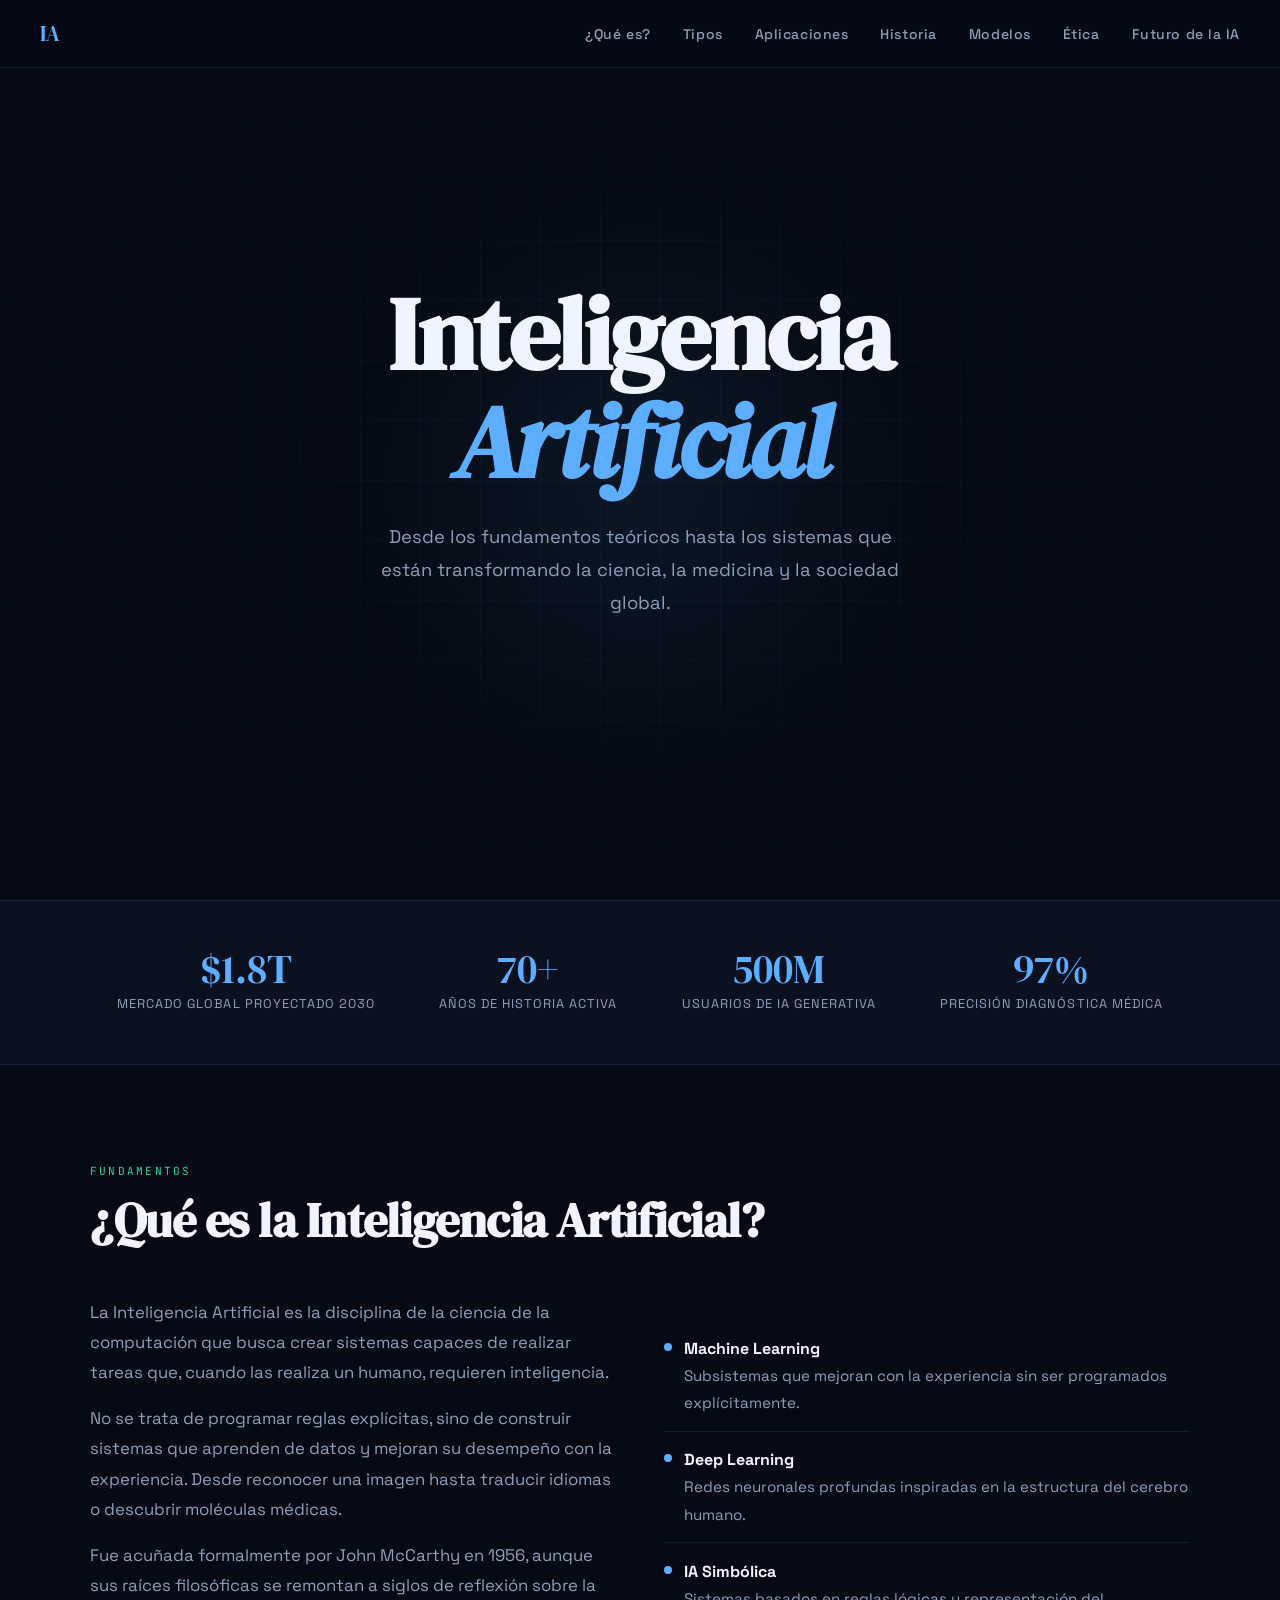
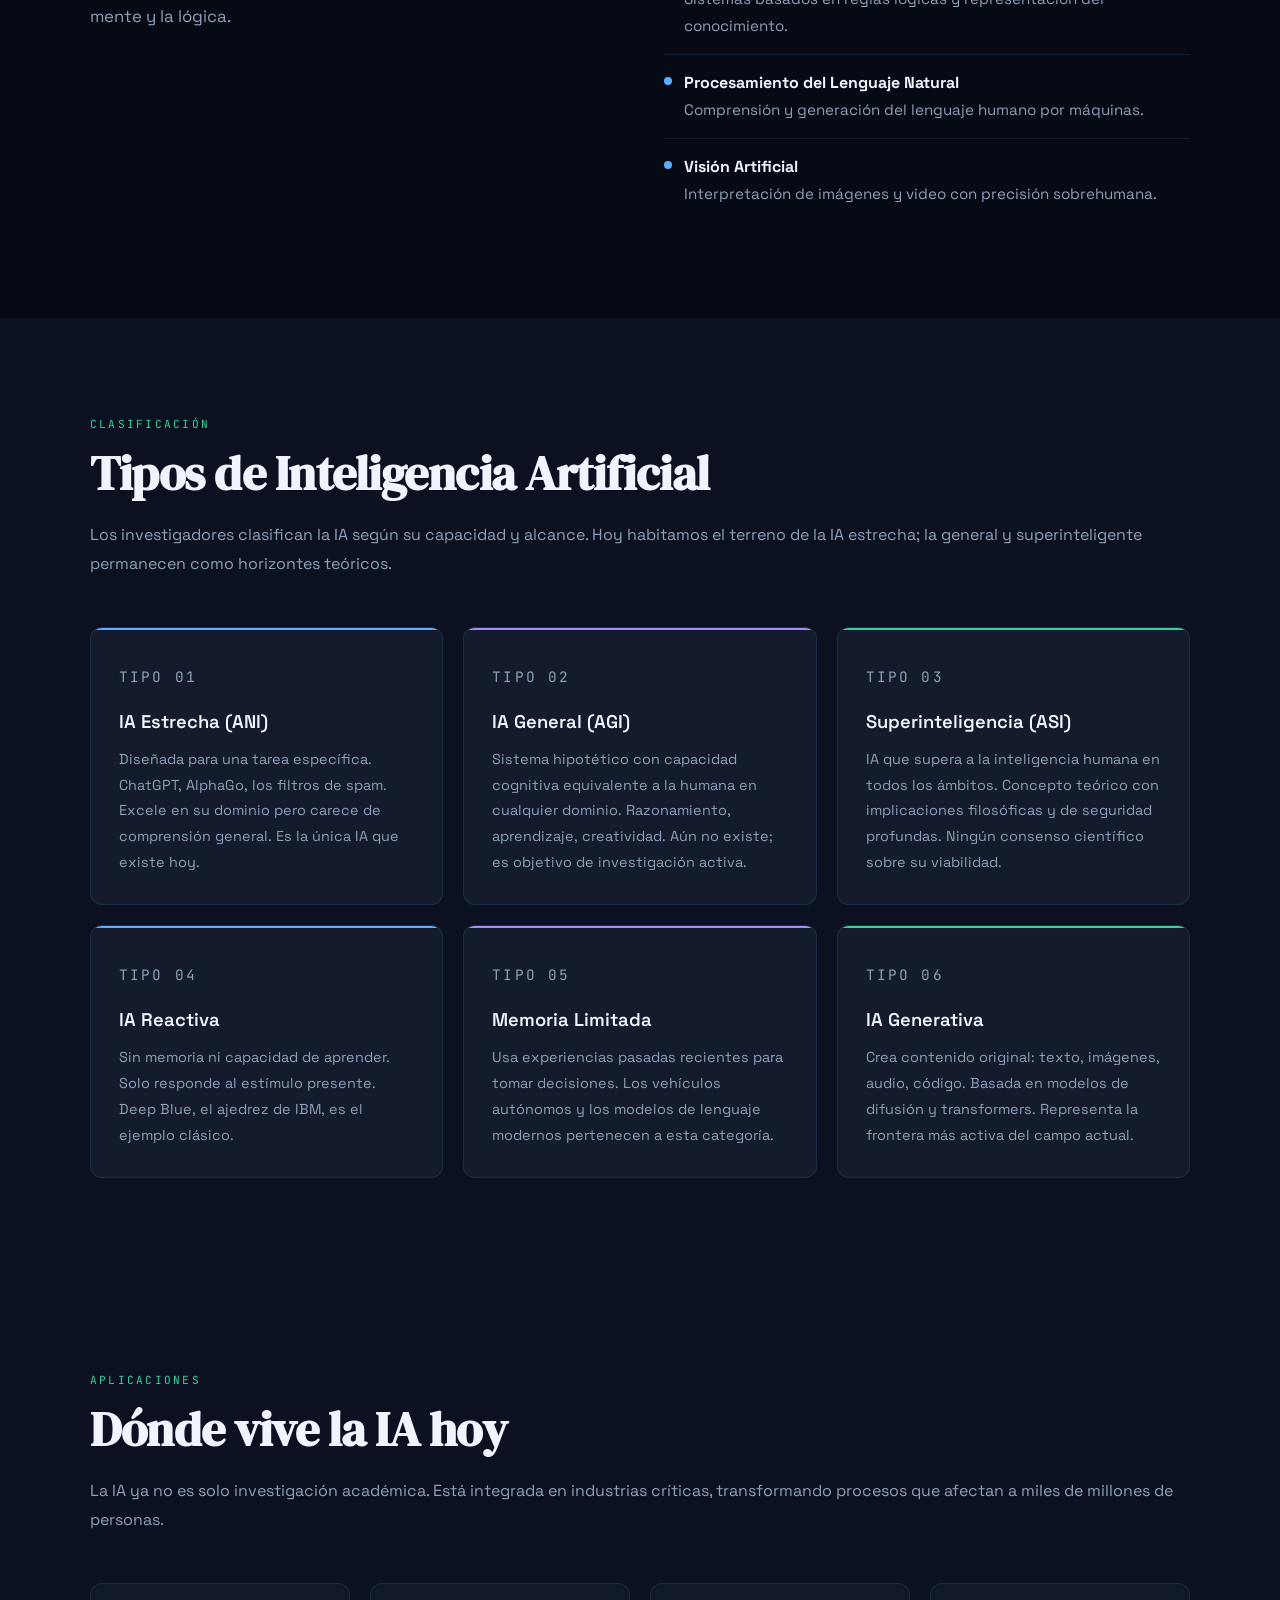
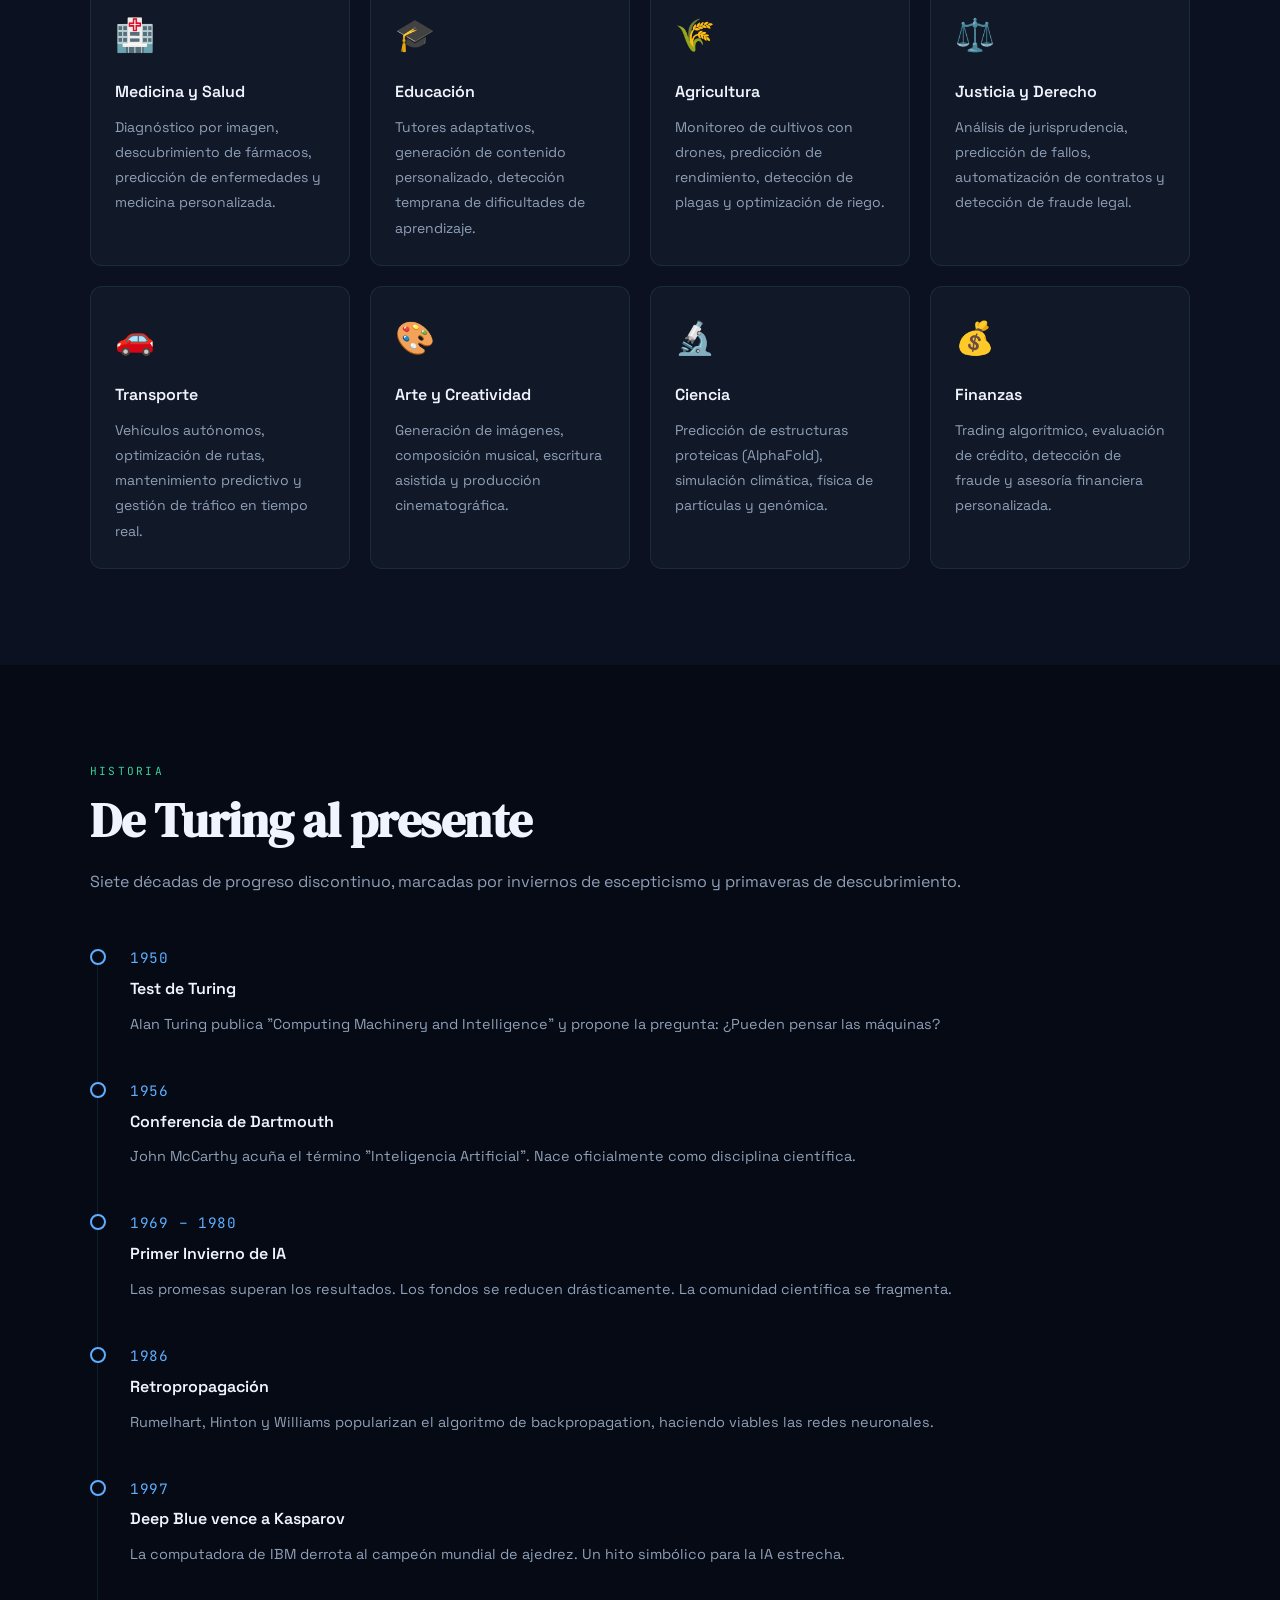
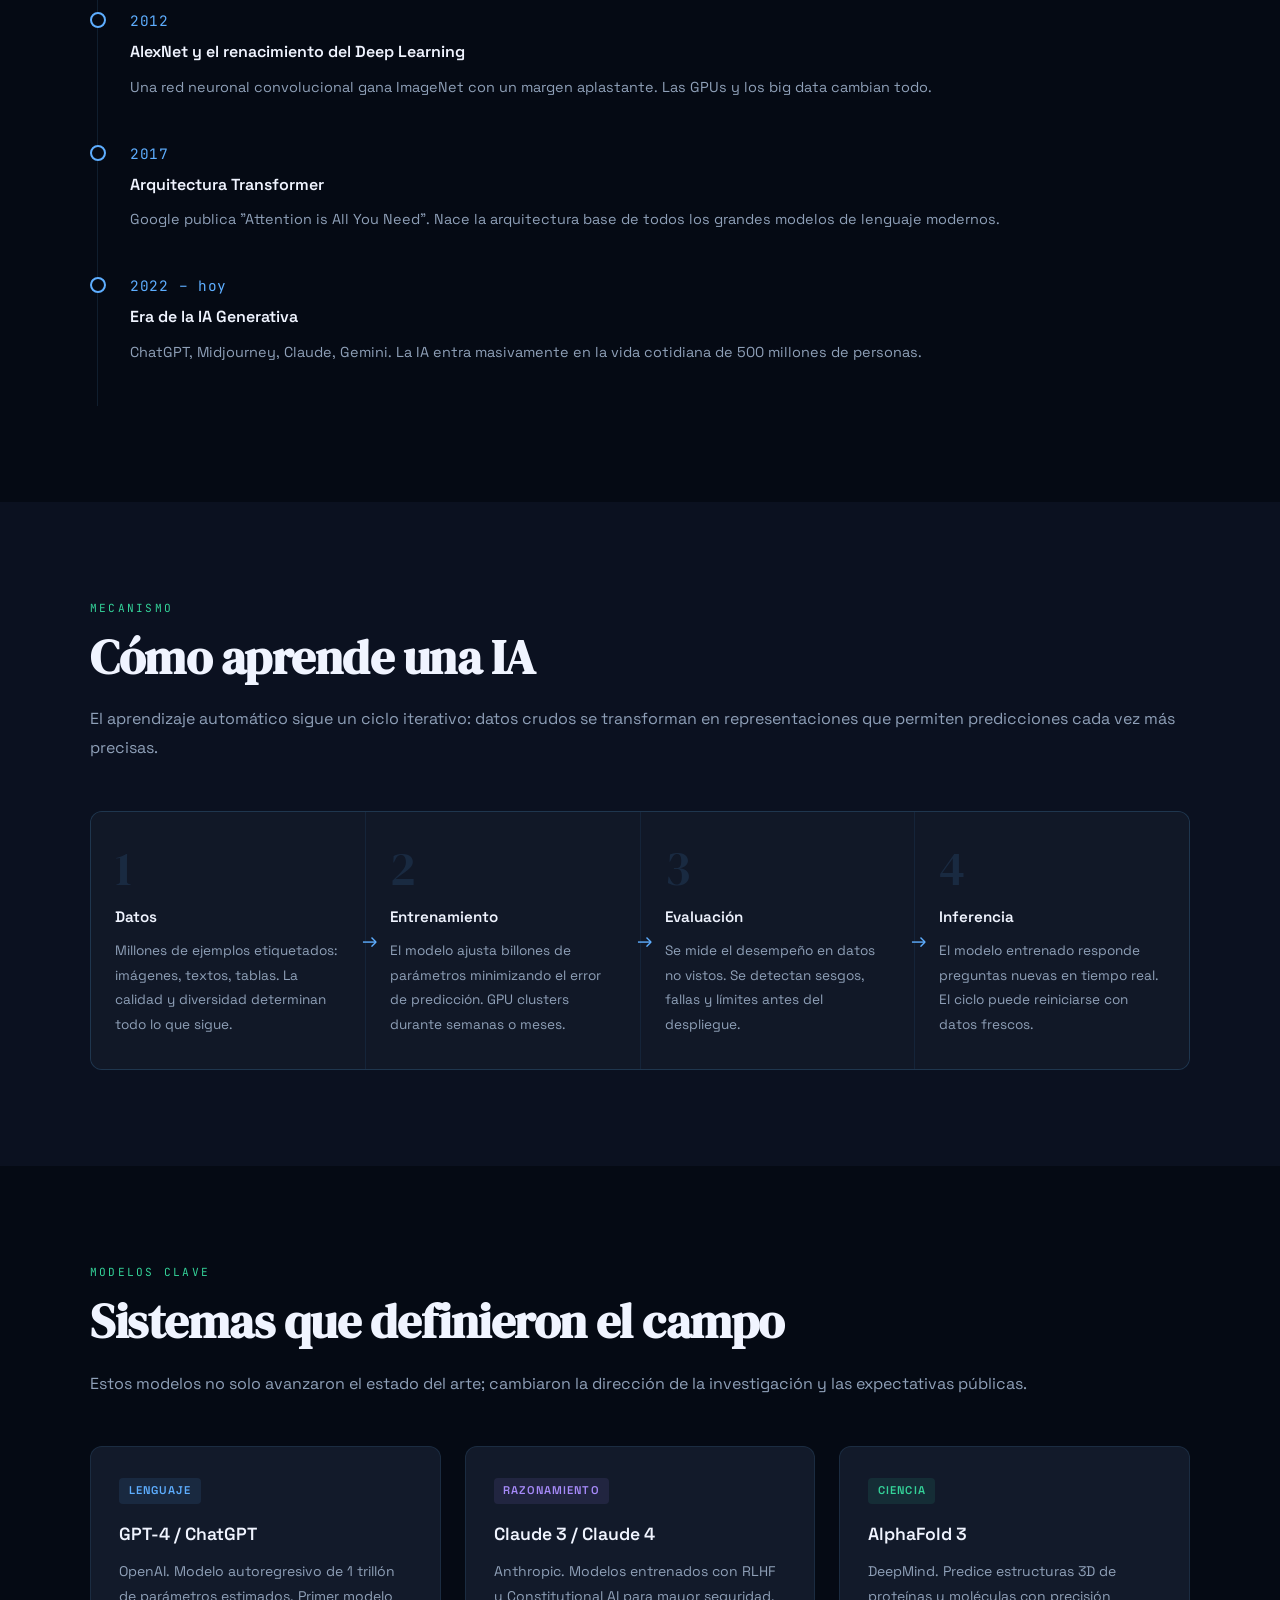
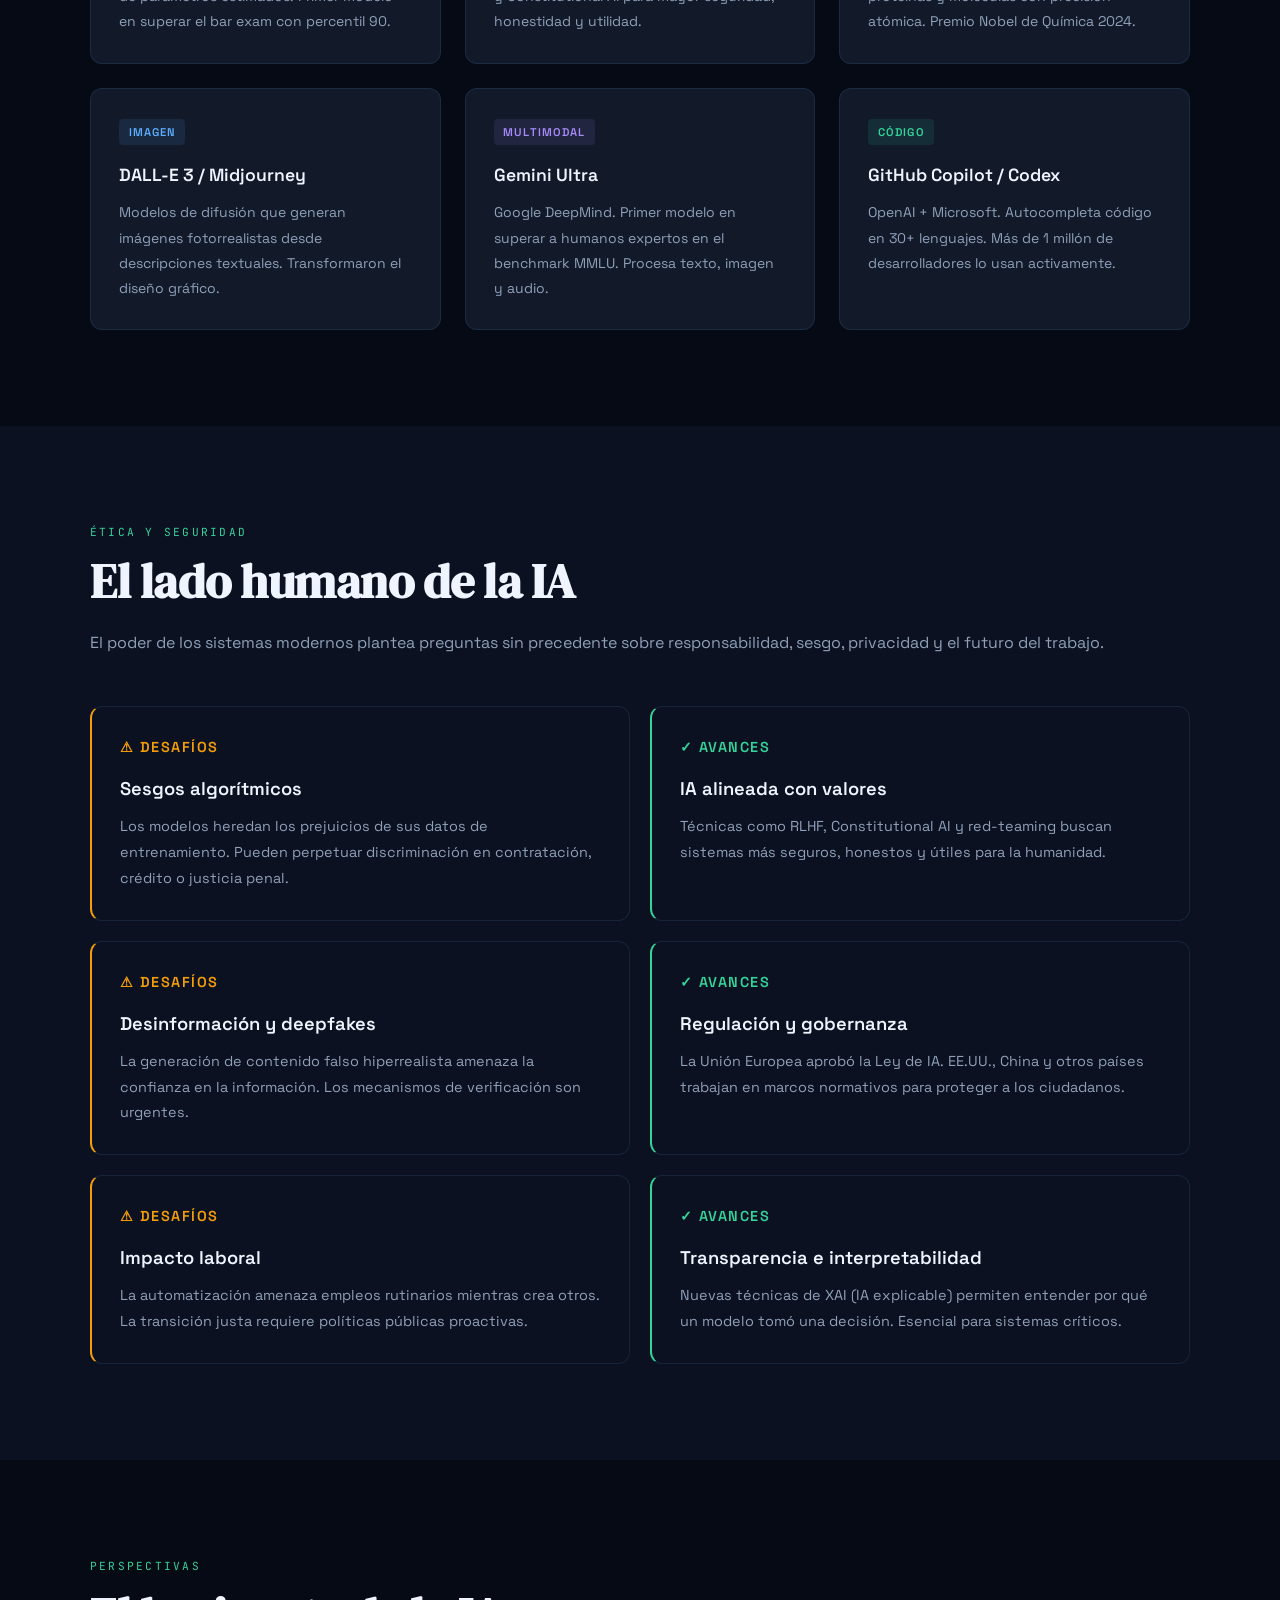
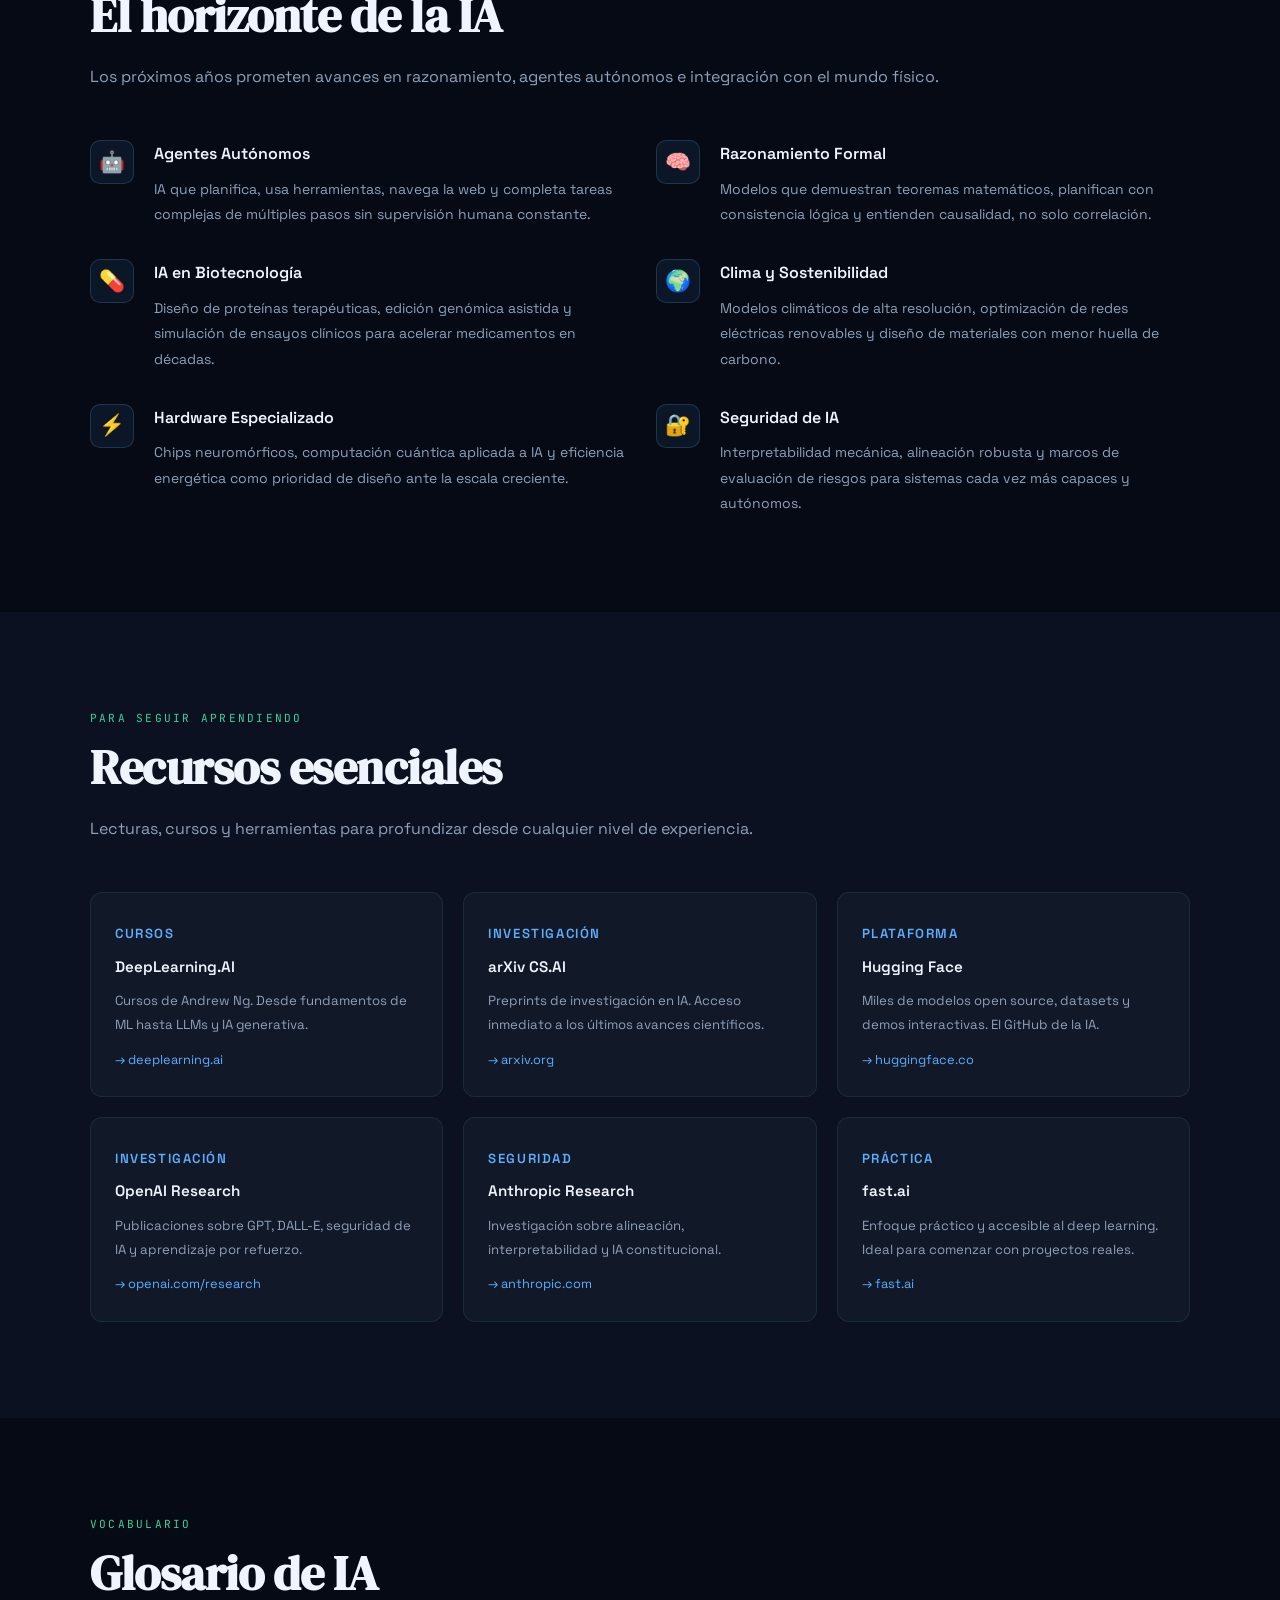
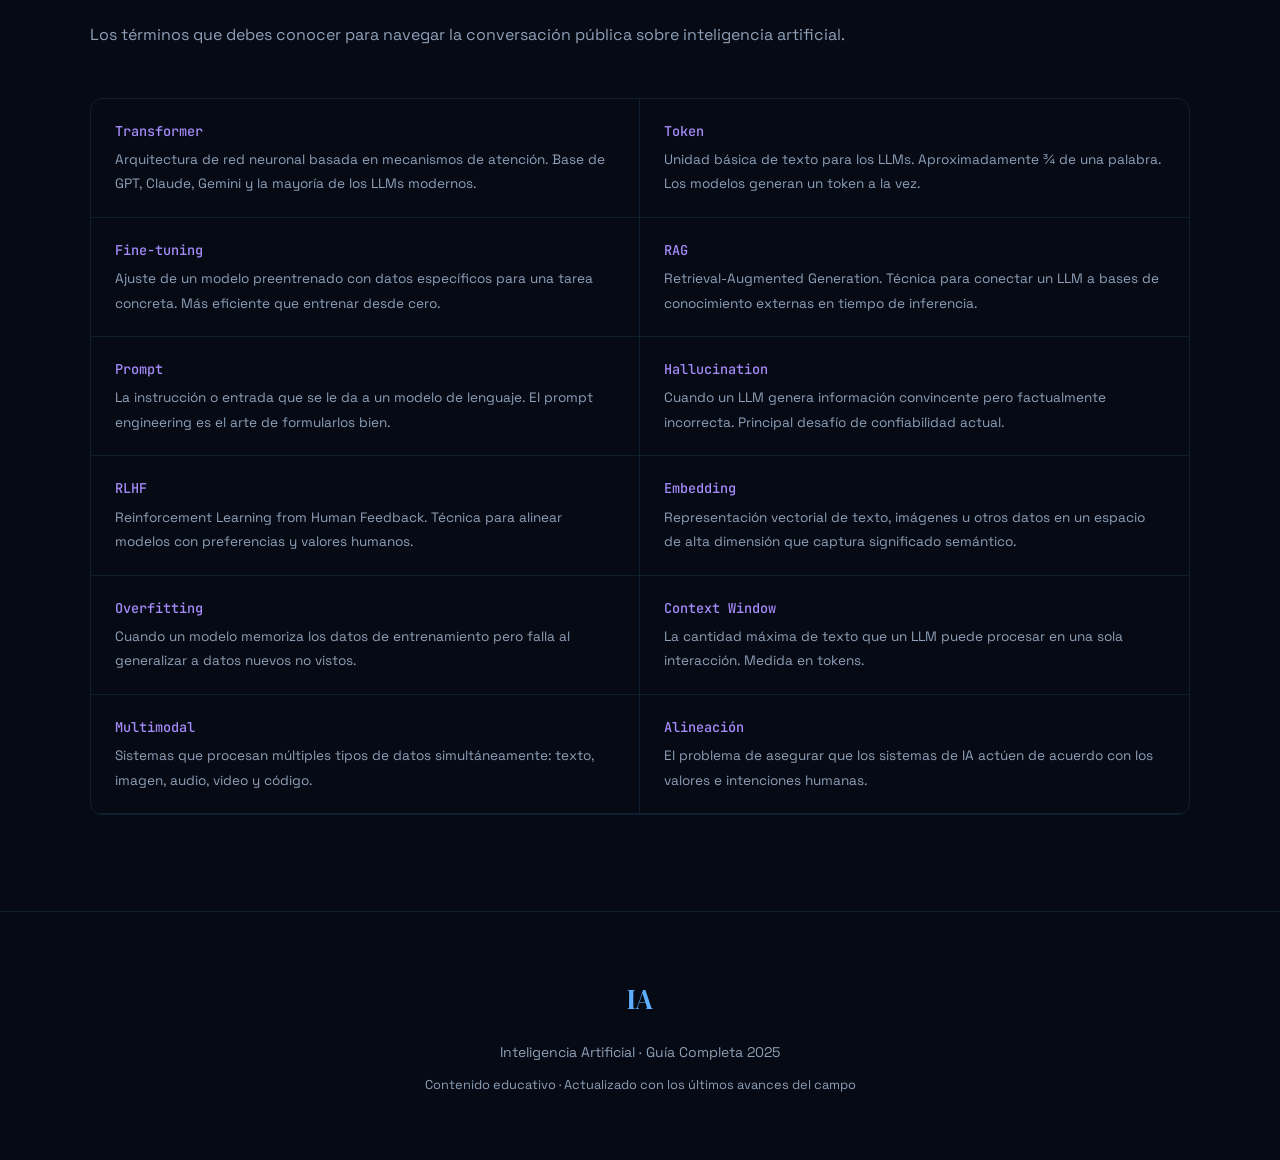
<file: index.html>
<!DOCTYPE html>
<html lang="es">
<head>
<meta charset="UTF-8">
<meta name="viewport" content="width=device-width, initial-scale=1.0">
<title>Inteligencia Artificial — Guía Completa</title>
<link rel="preconnect" href="https://fonts.googleapis.com">
<link href="https://fonts.googleapis.com/css2?family=Space+Grotesk:wght@300;400;500;600;700&family=DM+Serif+Display:ital@0;1&family=JetBrains+Mono:wght@400;500&display=swap" rel="stylesheet">
<link rel="stylesheet" href="styles.css">
</head>
<body>

<!-- NAV -->
<nav>
  <a href="#" class="nav-logo">IA</a>
  <ul class="nav-links">
    <li><a href="#que-es">¿Qué es?</a></li>
    <li><a href="#tipos">Tipos</a></li>
    <li><a href="#aplicaciones">Aplicaciones</a></li>
    <li><a href="#historia">Historia</a></li>
    <li><a href="#modelos">Modelos</a></li>
    <li><a href="#etica">Ética</a></li>
    <li><a href="#futuro">Futuro de la IA</a></li>
  </ul>
</nav>

<!-- HERO -->
<section class="hero">
  <div class="hero-grid"></div>
  <div class="hero-glow"></div>
  <h1>Inteligencia<br><em>Artificial</em></h1>
  <p class="hero-sub">Desde los fundamentos teóricos hasta los sistemas que están transformando la ciencia, la medicina y la sociedad global.</p>
  
</section>

<!-- STATS BAR -->
<div class="stats-bar">
  <div class="stat">
    <span class="stat-num">$1.8T</span>
    <span class="stat-label">Mercado global proyectado 2030</span>
  </div>
  <div class="stat">
    <span class="stat-num">70+</span>
    <span class="stat-label">Años de historia activa</span>
  </div>
  <div class="stat">
    <span class="stat-num">500M</span>
    <span class="stat-label">Usuarios de IA generativa</span>
  </div>
  <div class="stat">
    <span class="stat-num">97%</span>
    <span class="stat-label">Precisión diagnóstica médica</span>
  </div>
</div>

<!-- QUÉ ES IA -->
<section id="que-es">
  <div class="container">
    <p class="section-label">Fundamentos</p>
    <h2>¿Qué es la Inteligencia Artificial?</h2>
    <div class="what-grid reveal">
      <div class="what-text">
        <p>La Inteligencia Artificial es la disciplina de la ciencia de la computación que busca crear sistemas capaces de realizar tareas que, cuando las realiza un humano, requieren inteligencia.</p>
        <p>No se trata de programar reglas explícitas, sino de construir sistemas que aprenden de datos y mejoran su desempeño con la experiencia. Desde reconocer una imagen hasta traducir idiomas o descubrir moléculas médicas.</p>
        <p>Fue acuñada formalmente por John McCarthy en 1956, aunque sus raíces filosóficas se remontan a siglos de reflexión sobre la mente y la lógica.</p>
      </div>
      <div>
        <ul class="concept-list">
          <li>
            <div class="concept-dot"></div>
            <div>
              <strong>Machine Learning</strong>
              <span>Subsistemas que mejoran con la experiencia sin ser programados explícitamente.</span>
            </div>
          </li>
          <li>
            <div class="concept-dot"></div>
            <div>
              <strong>Deep Learning</strong>
              <span>Redes neuronales profundas inspiradas en la estructura del cerebro humano.</span>
            </div>
          </li>
          <li>
            <div class="concept-dot"></div>
            <div>
              <strong>IA Simbólica</strong>
              <span>Sistemas basados en reglas lógicas y representación del conocimiento.</span>
            </div>
          </li>
          <li>
            <div class="concept-dot"></div>
            <div>
              <strong>Procesamiento del Lenguaje Natural</strong>
              <span>Comprensión y generación del lenguaje humano por máquinas.</span>
            </div>
          </li>
          <li>
            <div class="concept-dot"></div>
            <div>
              <strong>Visión Artificial</strong>
              <span>Interpretación de imágenes y video con precisión sobrehumana.</span>
            </div>
          </li>
        </ul>
      </div>
    </div>
  </div>
</section>

<!-- TIPOS DE IA -->
<section id="tipos" style="background: var(--bg2);">
  <div class="container">
    <p class="section-label">Clasificación</p>
    <h2>Tipos de Inteligencia Artificial</h2>
    <p>Los investigadores clasifican la IA según su capacidad y alcance. Hoy habitamos el terreno de la IA estrecha; la general y superinteligente permanecen como horizontes teóricos.</p>
    <div class="tipos-grid reveal">
      <div class="tipo-card blue">
        <p class="tipo-num">TIPO 01</p>
        <h3>IA Estrecha (ANI)</h3>
        <p>Diseñada para una tarea específica. ChatGPT, AlphaGo, los filtros de spam. Excele en su dominio pero carece de comprensión general. Es la única IA que existe hoy.</p>
      </div>
      <div class="tipo-card purple">
        <p class="tipo-num">TIPO 02</p>
        <h3>IA General (AGI)</h3>
        <p>Sistema hipotético con capacidad cognitiva equivalente a la humana en cualquier dominio. Razonamiento, aprendizaje, creatividad. Aún no existe; es objetivo de investigación activa.</p>
      </div>
      <div class="tipo-card green">
        <p class="tipo-num">TIPO 03</p>
        <h3>Superinteligencia (ASI)</h3>
        <p>IA que supera a la inteligencia humana en todos los ámbitos. Concepto teórico con implicaciones filosóficas y de seguridad profundas. Ningún consenso científico sobre su viabilidad.</p>
      </div>
      <div class="tipo-card blue">
        <p class="tipo-num">TIPO 04</p>
        <h3>IA Reactiva</h3>
        <p>Sin memoria ni capacidad de aprender. Solo responde al estímulo presente. Deep Blue, el ajedrez de IBM, es el ejemplo clásico.</p>
      </div>
      <div class="tipo-card purple">
        <p class="tipo-num">TIPO 05</p>
        <h3>Memoria Limitada</h3>
        <p>Usa experiencias pasadas recientes para tomar decisiones. Los vehículos autónomos y los modelos de lenguaje modernos pertenecen a esta categoría.</p>
      </div>
      <div class="tipo-card green">
        <p class="tipo-num">TIPO 06</p>
        <h3>IA Generativa</h3>
        <p>Crea contenido original: texto, imágenes, audio, código. Basada en modelos de difusión y transformers. Representa la frontera más activa del campo actual.</p>
      </div>
    </div>
  </div>
</section>

<!-- APLICACIONES -->
<section id="aplicaciones" class="apps-section">
  <div class="container">
    <p class="section-label">Aplicaciones</p>
    <h2>Dónde vive la IA hoy</h2>
    <p>La IA ya no es solo investigación académica. Está integrada en industrias críticas, transformando procesos que afectan a miles de millones de personas.</p>
    <div class="apps-grid reveal">
      <div class="app-card">
        <span class="app-icon">🏥</span>
        <h3>Medicina y Salud</h3>
        <p>Diagnóstico por imagen, descubrimiento de fármacos, predicción de enfermedades y medicina personalizada.</p>
      </div>
      <div class="app-card">
        <span class="app-icon">🎓</span>
        <h3>Educación</h3>
        <p>Tutores adaptativos, generación de contenido personalizado, detección temprana de dificultades de aprendizaje.</p>
      </div>
      <div class="app-card">
        <span class="app-icon">🌾</span>
        <h3>Agricultura</h3>
        <p>Monitoreo de cultivos con drones, predicción de rendimiento, detección de plagas y optimización de riego.</p>
      </div>
      <div class="app-card">
        <span class="app-icon">⚖️</span>
        <h3>Justicia y Derecho</h3>
        <p>Análisis de jurisprudencia, predicción de fallos, automatización de contratos y detección de fraude legal.</p>
      </div>
      <div class="app-card">
        <span class="app-icon">🚗</span>
        <h3>Transporte</h3>
        <p>Vehículos autónomos, optimización de rutas, mantenimiento predictivo y gestión de tráfico en tiempo real.</p>
      </div>
      <div class="app-card">
        <span class="app-icon">🎨</span>
        <h3>Arte y Creatividad</h3>
        <p>Generación de imágenes, composición musical, escritura asistida y producción cinematográfica.</p>
      </div>
      <div class="app-card">
        <span class="app-icon">🔬</span>
        <h3>Ciencia</h3>
        <p>Predicción de estructuras proteicas (AlphaFold), simulación climática, física de partículas y genómica.</p>
      </div>
      <div class="app-card">
        <span class="app-icon">💰</span>
        <h3>Finanzas</h3>
        <p>Trading algorítmico, evaluación de crédito, detección de fraude y asesoría financiera personalizada.</p>
      </div>
    </div>
  </div>
</section>

<!-- HISTORIA -->
<section id="historia">
  <div class="container">
    <p class="section-label">Historia</p>
    <h2>De Turing al presente</h2>
    <p>Siete décadas de progreso discontinuo, marcadas por inviernos de escepticismo y primaveras de descubrimiento.</p>
    <div class="timeline reveal">
      <div class="tl-item">
        <div class="tl-dot"></div>
        <div>
          <p class="tl-year">1950</p>
          <h3>Test de Turing</h3>
          <p>Alan Turing publica "Computing Machinery and Intelligence" y propone la pregunta: ¿Pueden pensar las máquinas?</p>
        </div>
      </div>
      <div class="tl-item">
        <div class="tl-dot"></div>
        <div>
          <p class="tl-year">1956</p>
          <h3>Conferencia de Dartmouth</h3>
          <p>John McCarthy acuña el término "Inteligencia Artificial". Nace oficialmente como disciplina científica.</p>
        </div>
      </div>
      <div class="tl-item">
        <div class="tl-dot"></div>
        <div>
          <p class="tl-year">1969 – 1980</p>
          <h3>Primer Invierno de IA</h3>
          <p>Las promesas superan los resultados. Los fondos se reducen drásticamente. La comunidad científica se fragmenta.</p>
        </div>
      </div>
      <div class="tl-item">
        <div class="tl-dot"></div>
        <div>
          <p class="tl-year">1986</p>
          <h3>Retropropagación</h3>
          <p>Rumelhart, Hinton y Williams popularizan el algoritmo de backpropagation, haciendo viables las redes neuronales.</p>
        </div>
      </div>
      <div class="tl-item">
        <div class="tl-dot"></div>
        <div>
          <p class="tl-year">1997</p>
          <h3>Deep Blue vence a Kasparov</h3>
          <p>La computadora de IBM derrota al campeón mundial de ajedrez. Un hito simbólico para la IA estrecha.</p>
        </div>
      </div>
      <div class="tl-item">
        <div class="tl-dot"></div>
        <div>
          <p class="tl-year">2012</p>
          <h3>AlexNet y el renacimiento del Deep Learning</h3>
          <p>Una red neuronal convolucional gana ImageNet con un margen aplastante. Las GPUs y los big data cambian todo.</p>
        </div>
      </div>
      <div class="tl-item">
        <div class="tl-dot"></div>
        <div>
          <p class="tl-year">2017</p>
          <h3>Arquitectura Transformer</h3>
          <p>Google publica "Attention is All You Need". Nace la arquitectura base de todos los grandes modelos de lenguaje modernos.</p>
        </div>
      </div>
      <div class="tl-item">
        <div class="tl-dot"></div>
        <div>
          <p class="tl-year">2022 – hoy</p>
          <h3>Era de la IA Generativa</h3>
          <p>ChatGPT, Midjourney, Claude, Gemini. La IA entra masivamente en la vida cotidiana de 500 millones de personas.</p>
        </div>
      </div>
    </div>
  </div>
</section>

<!-- CÓMO FUNCIONA -->
<section class="how-section">
  <div class="container">
    <p class="section-label">Mecanismo</p>
    <h2>Cómo aprende una IA</h2>
    <p>El aprendizaje automático sigue un ciclo iterativo: datos crudos se transforman en representaciones que permiten predicciones cada vez más precisas.</p>
    <div class="steps-grid reveal">
      <div class="step">
        <div class="step-num">1</div>
        <h3>Datos</h3>
        <p>Millones de ejemplos etiquetados: imágenes, textos, tablas. La calidad y diversidad determinan todo lo que sigue.</p>
        <span class="step-arrow">→</span>
      </div>
      <div class="step">
        <div class="step-num">2</div>
        <h3>Entrenamiento</h3>
        <p>El modelo ajusta billones de parámetros minimizando el error de predicción. GPU clusters durante semanas o meses.</p>
        <span class="step-arrow">→</span>
      </div>
      <div class="step">
        <div class="step-num">3</div>
        <h3>Evaluación</h3>
        <p>Se mide el desempeño en datos no vistos. Se detectan sesgos, fallas y límites antes del despliegue.</p>
        <span class="step-arrow">→</span>
      </div>
      <div class="step">
        <div class="step-num">4</div>
        <h3>Inferencia</h3>
        <p>El modelo entrenado responde preguntas nuevas en tiempo real. El ciclo puede reiniciarse con datos frescos.</p>
      </div>
    </div>
  </div>
</section>

<!-- MODELOS DESTACADOS -->
<section id="modelos">
  <div class="container">
    <p class="section-label">Modelos clave</p>
    <h2>Sistemas que definieron el campo</h2>
    <p>Estos modelos no solo avanzaron el estado del arte; cambiaron la dirección de la investigación y las expectativas públicas.</p>
    <div class="models-grid reveal">
      <div class="model-card">
        <span class="model-tag tag-azul">Lenguaje</span>
        <h3>GPT-4 / ChatGPT</h3>
        <p>OpenAI. Modelo autoregresivo de 1 trillón de parámetros estimados. Primer modelo en superar el bar exam con percentil 90.</p>
      </div>
      <div class="model-card">
        <span class="model-tag tag-morado">Razonamiento</span>
        <h3>Claude 3 / Claude 4</h3>
        <p>Anthropic. Modelos entrenados con RLHF y Constitutional AI para mayor seguridad, honestidad y utilidad.</p>
      </div>
      <div class="model-card">
        <span class="model-tag tag-verde">Ciencia</span>
        <h3>AlphaFold 3</h3>
        <p>DeepMind. Predice estructuras 3D de proteínas y moléculas con precisión atómica. Premio Nobel de Química 2024.</p>
      </div>
      <div class="model-card">
        <span class="model-tag tag-azul">Imagen</span>
        <h3>DALL-E 3 / Midjourney</h3>
        <p>Modelos de difusión que generan imágenes fotorrealistas desde descripciones textuales. Transformaron el diseño gráfico.</p>
      </div>
      <div class="model-card">
        <span class="model-tag tag-morado">Multimodal</span>
        <h3>Gemini Ultra</h3>
        <p>Google DeepMind. Primer modelo en superar a humanos expertos en el benchmark MMLU. Procesa texto, imagen y audio.</p>
      </div>
      <div class="model-card">
        <span class="model-tag tag-verde">Código</span>
        <h3>GitHub Copilot / Codex</h3>
        <p>OpenAI + Microsoft. Autocompleta código en 30+ lenguajes. Más de 1 millón de desarrolladores lo usan activamente.</p>
      </div>
    </div>
  </div>
</section>

<!-- ÉTICA -->
<section id="etica" class="etica-section">
  <div class="container">
    <p class="section-label">Ética y Seguridad</p>
    <h2>El lado humano de la IA</h2>
    <p>El poder de los sistemas modernos plantea preguntas sin precedente sobre responsabilidad, sesgo, privacidad y el futuro del trabajo.</p>
    <div class="etica-grid reveal">
      <div class="etica-card warn">
        <p class="etica-label">⚠ Desafíos</p>
        <h3>Sesgos algorítmicos</h3>
        <p>Los modelos heredan los prejuicios de sus datos de entrenamiento. Pueden perpetuar discriminación en contratación, crédito o justicia penal.</p>
      </div>
      <div class="etica-card ok">
        <p class="etica-label">✓ Avances</p>
        <h3>IA alineada con valores</h3>
        <p>Técnicas como RLHF, Constitutional AI y red-teaming buscan sistemas más seguros, honestos y útiles para la humanidad.</p>
      </div>
      <div class="etica-card warn">
        <p class="etica-label">⚠ Desafíos</p>
        <h3>Desinformación y deepfakes</h3>
        <p>La generación de contenido falso hiperrealista amenaza la confianza en la información. Los mecanismos de verificación son urgentes.</p>
      </div>
      <div class="etica-card ok">
        <p class="etica-label">✓ Avances</p>
        <h3>Regulación y gobernanza</h3>
        <p>La Unión Europea aprobó la Ley de IA. EE.UU., China y otros países trabajan en marcos normativos para proteger a los ciudadanos.</p>
      </div>
      <div class="etica-card warn">
        <p class="etica-label">⚠ Desafíos</p>
        <h3>Impacto laboral</h3>
        <p>La automatización amenaza empleos rutinarios mientras crea otros. La transición justa requiere políticas públicas proactivas.</p>
      </div>
      <div class="etica-card ok">
        <p class="etica-label">✓ Avances</p>
        <h3>Transparencia e interpretabilidad</h3>
        <p>Nuevas técnicas de XAI (IA explicable) permiten entender por qué un modelo tomó una decisión. Esencial para sistemas críticos.</p>
      </div>
    </div>
  </div>
</section>

<!-- FUTURO -->
<section id="futuro">
  <div class="container">
    <p class="section-label">Perspectivas</p>
    <h2>El horizonte de la IA</h2>
    <p>Los próximos años prometen avances en razonamiento, agentes autónomos e integración con el mundo físico.</p>
    <div class="futuro-items reveal">
      <div class="futuro-item">
        <div class="futuro-icon">🤖</div>
        <div>
          <h3>Agentes Autónomos</h3>
          <p>IA que planifica, usa herramientas, navega la web y completa tareas complejas de múltiples pasos sin supervisión humana constante.</p>
        </div>
      </div>
      <div class="futuro-item">
        <div class="futuro-icon">🧠</div>
        <div>
          <h3>Razonamiento Formal</h3>
          <p>Modelos que demuestran teoremas matemáticos, planifican con consistencia lógica y entienden causalidad, no solo correlación.</p>
        </div>
      </div>
      <div class="futuro-item">
        <div class="futuro-icon">💊</div>
        <div>
          <h3>IA en Biotecnología</h3>
          <p>Diseño de proteínas terapéuticas, edición genómica asistida y simulación de ensayos clínicos para acelerar medicamentos en décadas.</p>
        </div>
      </div>
      <div class="futuro-item">
        <div class="futuro-icon">🌍</div>
        <div>
          <h3>Clima y Sostenibilidad</h3>
          <p>Modelos climáticos de alta resolución, optimización de redes eléctricas renovables y diseño de materiales con menor huella de carbono.</p>
        </div>
      </div>
      <div class="futuro-item">
        <div class="futuro-icon">⚡</div>
        <div>
          <h3>Hardware Especializado</h3>
          <p>Chips neuromórficos, computación cuántica aplicada a IA y eficiencia energética como prioridad de diseño ante la escala creciente.</p>
        </div>
      </div>
      <div class="futuro-item">
        <div class="futuro-icon">🔐</div>
        <div>
          <h3>Seguridad de IA</h3>
          <p>Interpretabilidad mecánica, alineación robusta y marcos de evaluación de riesgos para sistemas cada vez más capaces y autónomos.</p>
        </div>
      </div>
    </div>
  </div>
</section>

<!-- RECURSOS -->
<section id="recursos" class="recursos-section">
  <div class="container">
    <p class="section-label">Para seguir aprendiendo</p>
    <h2>Recursos esenciales</h2>
    <p>Lecturas, cursos y herramientas para profundizar desde cualquier nivel de experiencia.</p>
    <div class="recursos-grid reveal">
      <a href="https://www.deeplearning.ai" target="_blank" class="recurso-card">
        <p class="recurso-type">Cursos</p>
        <h3>DeepLearning.AI</h3>
        <p>Cursos de Andrew Ng. Desde fundamentos de ML hasta LLMs y IA generativa.</p>
        <span class="recurso-arrow">→ deeplearning.ai</span>
      </a>
      <a href="https://arxiv.org/list/cs.AI/recent" target="_blank" class="recurso-card">
        <p class="recurso-type">Investigación</p>
        <h3>arXiv CS.AI</h3>
        <p>Preprints de investigación en IA. Acceso inmediato a los últimos avances científicos.</p>
        <span class="recurso-arrow">→ arxiv.org</span>
      </a>
      <a href="https://huggingface.co" target="_blank" class="recurso-card">
        <p class="recurso-type">Plataforma</p>
        <h3>Hugging Face</h3>
        <p>Miles de modelos open source, datasets y demos interactivas. El GitHub de la IA.</p>
        <span class="recurso-arrow">→ huggingface.co</span>
      </a>
      <a href="https://openai.com/research" target="_blank" class="recurso-card">
        <p class="recurso-type">Investigación</p>
        <h3>OpenAI Research</h3>
        <p>Publicaciones sobre GPT, DALL-E, seguridad de IA y aprendizaje por refuerzo.</p>
        <span class="recurso-arrow">→ openai.com/research</span>
      </a>
      <a href="https://www.anthropic.com/research" target="_blank" class="recurso-card">
        <p class="recurso-type">Seguridad</p>
        <h3>Anthropic Research</h3>
        <p>Investigación sobre alineación, interpretabilidad y IA constitucional.</p>
        <span class="recurso-arrow">→ anthropic.com</span>
      </a>
      <a href="https://fast.ai" target="_blank" class="recurso-card">
        <p class="recurso-type">Práctica</p>
        <h3>fast.ai</h3>
        <p>Enfoque práctico y accesible al deep learning. Ideal para comenzar con proyectos reales.</p>
        <span class="recurso-arrow">→ fast.ai</span>
      </a>
    </div>
  </div>
</section>

<!-- GLOSARIO -->
<section id="glosario">
  <div class="container">
    <p class="section-label">Vocabulario</p>
    <h2>Glosario de IA</h2>
    <p>Los términos que debes conocer para navegar la conversación pública sobre inteligencia artificial.</p>
    <div class="glosario-grid reveal">
      <div class="glosario-item">
        <p class="glosario-term">Transformer</p>
        <p>Arquitectura de red neuronal basada en mecanismos de atención. Base de GPT, Claude, Gemini y la mayoría de los LLMs modernos.</p>
      </div>
      <div class="glosario-item">
        <p class="glosario-term">Token</p>
        <p>Unidad básica de texto para los LLMs. Aproximadamente ¾ de una palabra. Los modelos generan un token a la vez.</p>
      </div>
      <div class="glosario-item">
        <p class="glosario-term">Fine-tuning</p>
        <p>Ajuste de un modelo preentrenado con datos específicos para una tarea concreta. Más eficiente que entrenar desde cero.</p>
      </div>
      <div class="glosario-item">
        <p class="glosario-term">RAG</p>
        <p>Retrieval-Augmented Generation. Técnica para conectar un LLM a bases de conocimiento externas en tiempo de inferencia.</p>
      </div>
      <div class="glosario-item">
        <p class="glosario-term">Prompt</p>
        <p>La instrucción o entrada que se le da a un modelo de lenguaje. El prompt engineering es el arte de formularlos bien.</p>
      </div>
      <div class="glosario-item">
        <p class="glosario-term">Hallucination</p>
        <p>Cuando un LLM genera información convincente pero factualmente incorrecta. Principal desafío de confiabilidad actual.</p>
      </div>
      <div class="glosario-item">
        <p class="glosario-term">RLHF</p>
        <p>Reinforcement Learning from Human Feedback. Técnica para alinear modelos con preferencias y valores humanos.</p>
      </div>
      <div class="glosario-item">
        <p class="glosario-term">Embedding</p>
        <p>Representación vectorial de texto, imágenes u otros datos en un espacio de alta dimensión que captura significado semántico.</p>
      </div>
      <div class="glosario-item">
        <p class="glosario-term">Overfitting</p>
        <p>Cuando un modelo memoriza los datos de entrenamiento pero falla al generalizar a datos nuevos no vistos.</p>
      </div>
      <div class="glosario-item">
        <p class="glosario-term">Context Window</p>
        <p>La cantidad máxima de texto que un LLM puede procesar en una sola interacción. Medida en tokens.</p>
      </div>
      <div class="glosario-item">
        <p class="glosario-term">Multimodal</p>
        <p>Sistemas que procesan múltiples tipos de datos simultáneamente: texto, imagen, audio, video y código.</p>
      </div>
      <div class="glosario-item">
        <p class="glosario-term">Alineación</p>
        <p>El problema de asegurar que los sistemas de IA actúen de acuerdo con los valores e intenciones humanas.</p>
      </div>
    </div>
  </div>
</section>

<!-- FOOTER -->
<footer>
  <span class="footer-logo">IA</span>
  <p>Inteligencia Artificial · Guía Completa 2025</p>
  <p style="margin-top: 0.5rem; font-size: 0.8rem;">Contenido educativo · Actualizado con los últimos avances del campo</p>
</footer>

<script>
  const reveals = document.querySelectorAll('.reveal');
  const observer = new IntersectionObserver((entries) => {
    entries.forEach(entry => {
      if (entry.isIntersecting) {
        entry.target.classList.add('visible');
        observer.unobserve(entry.target);
      }
    });
  }, { threshold: 0.1 });
  reveals.forEach(el => observer.observe(el));

  document.querySelectorAll('a[href^="#"]').forEach(anchor => {
    anchor.addEventListener('click', function(e) {
      e.preventDefault();
      const target = document.querySelector(this.getAttribute('href'));
      if (target) target.scrollIntoView({ behavior: 'smooth' });
    });
  });
</script>
</body>
</html>
</file>
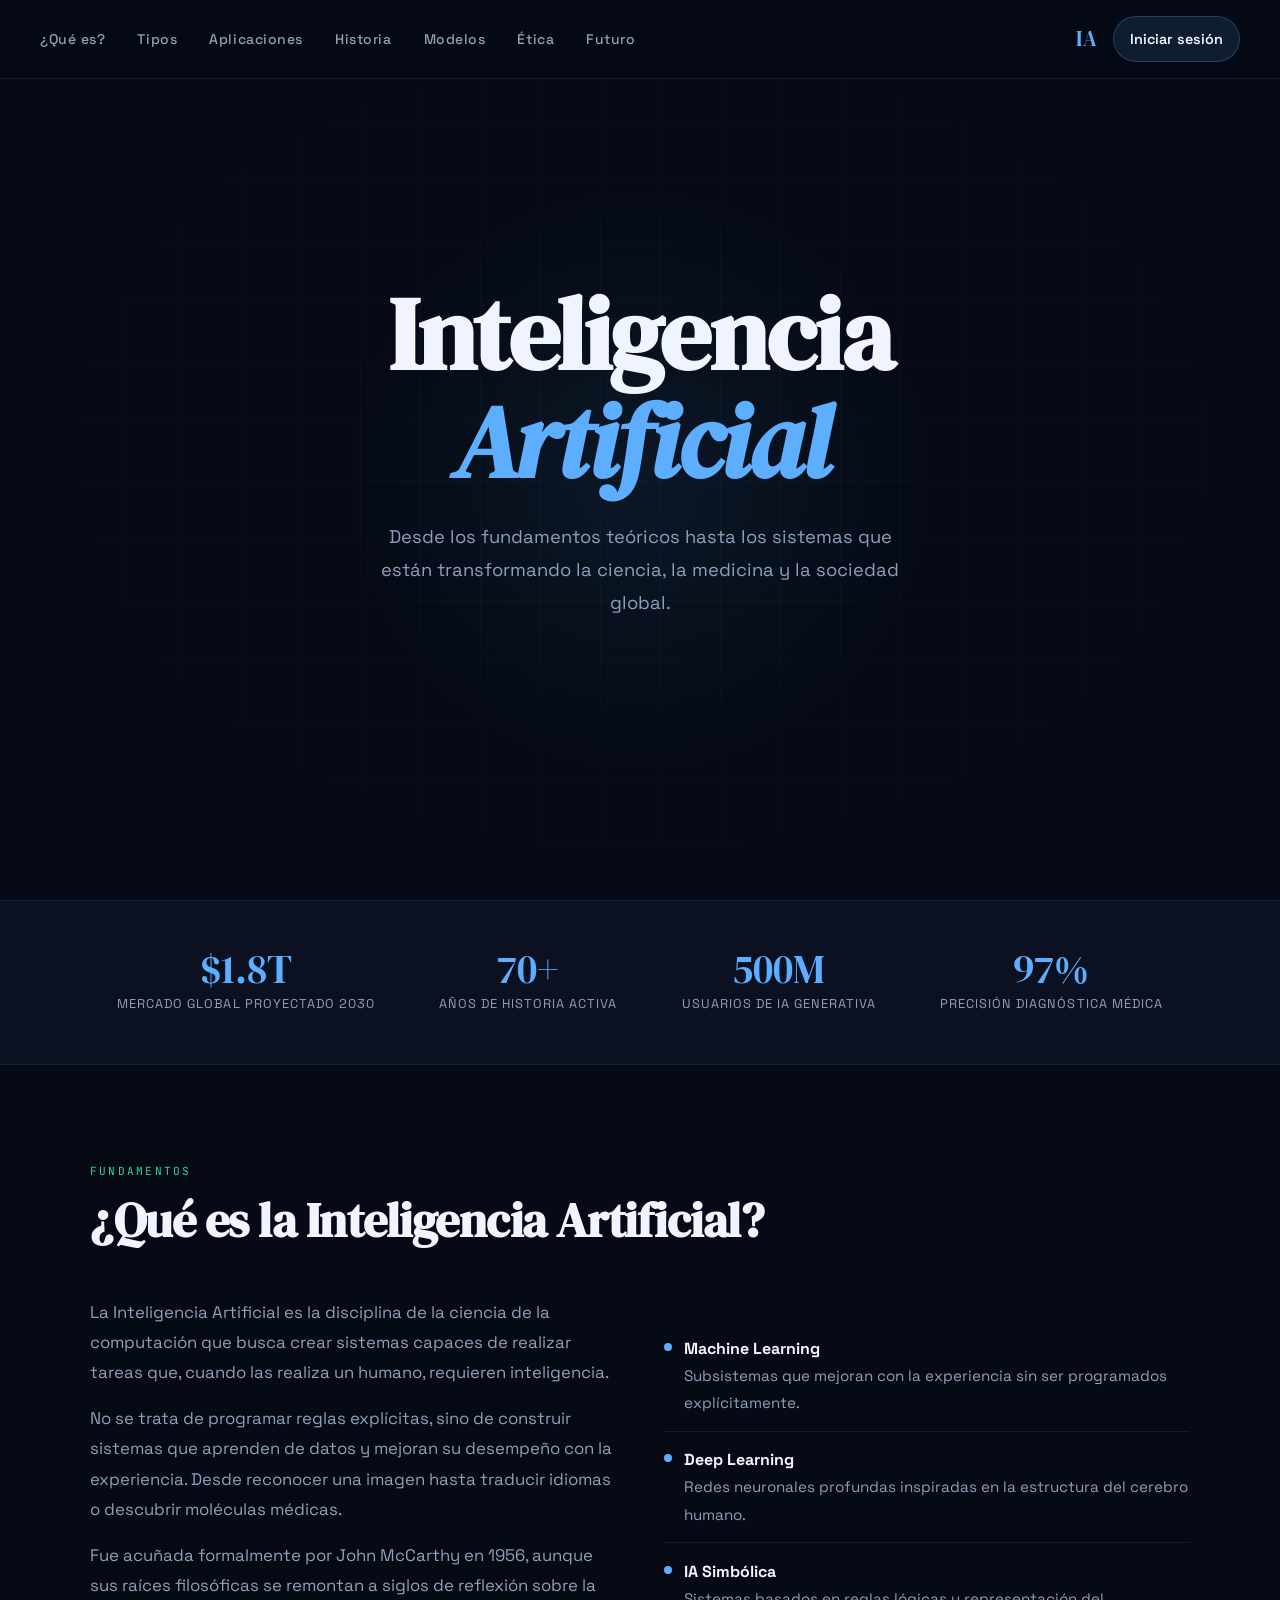
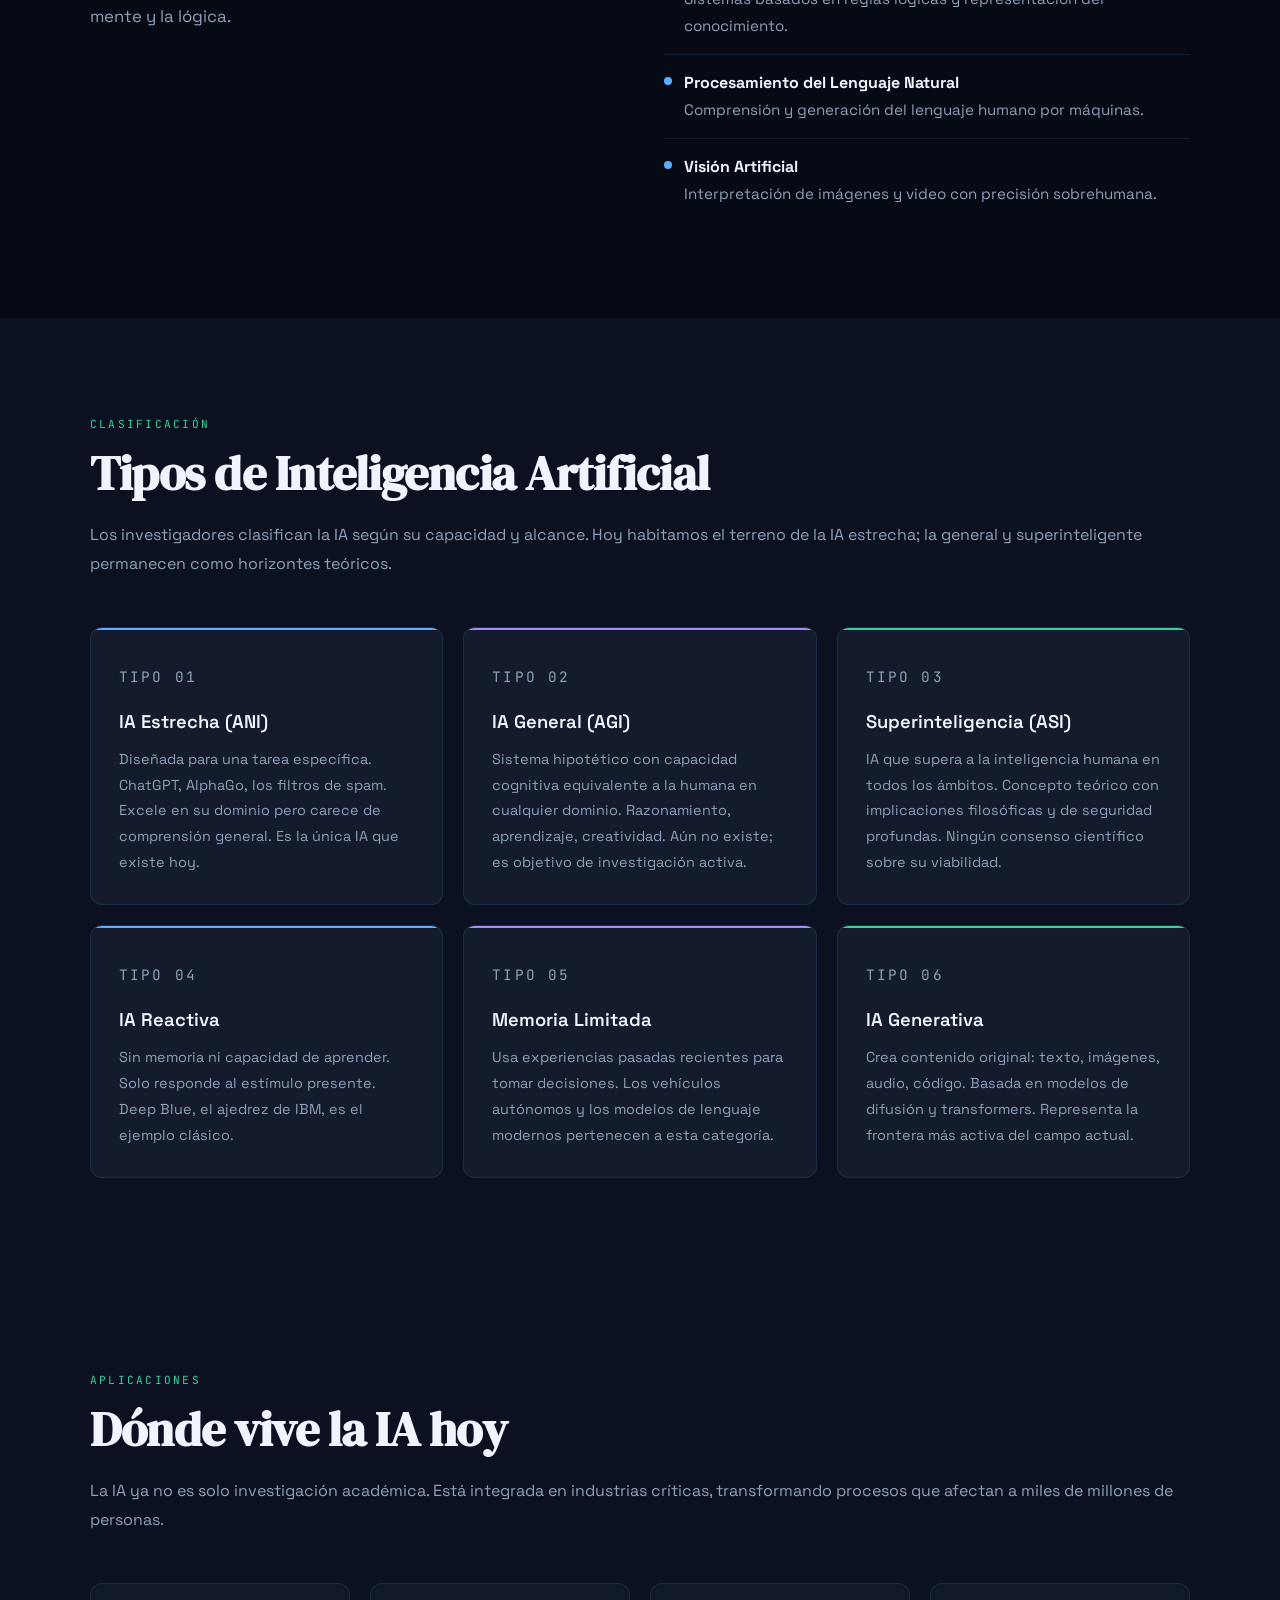
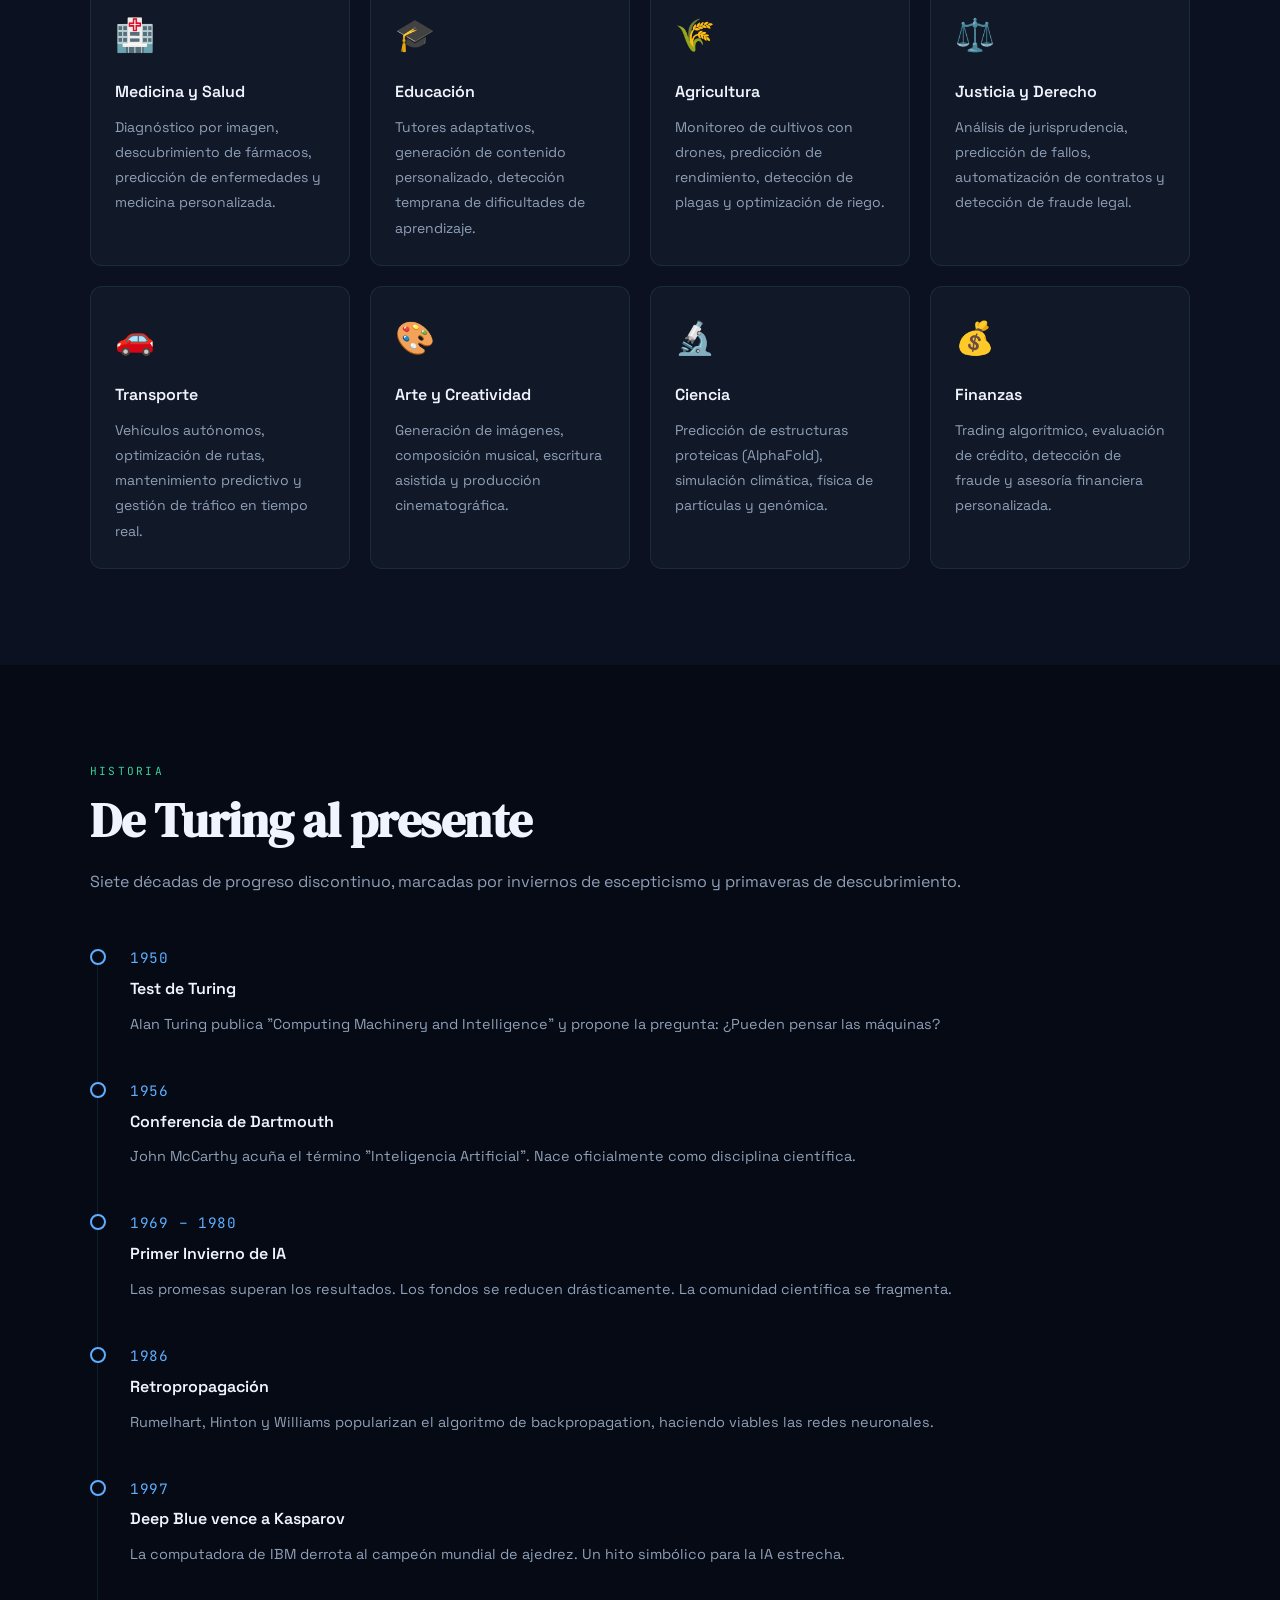
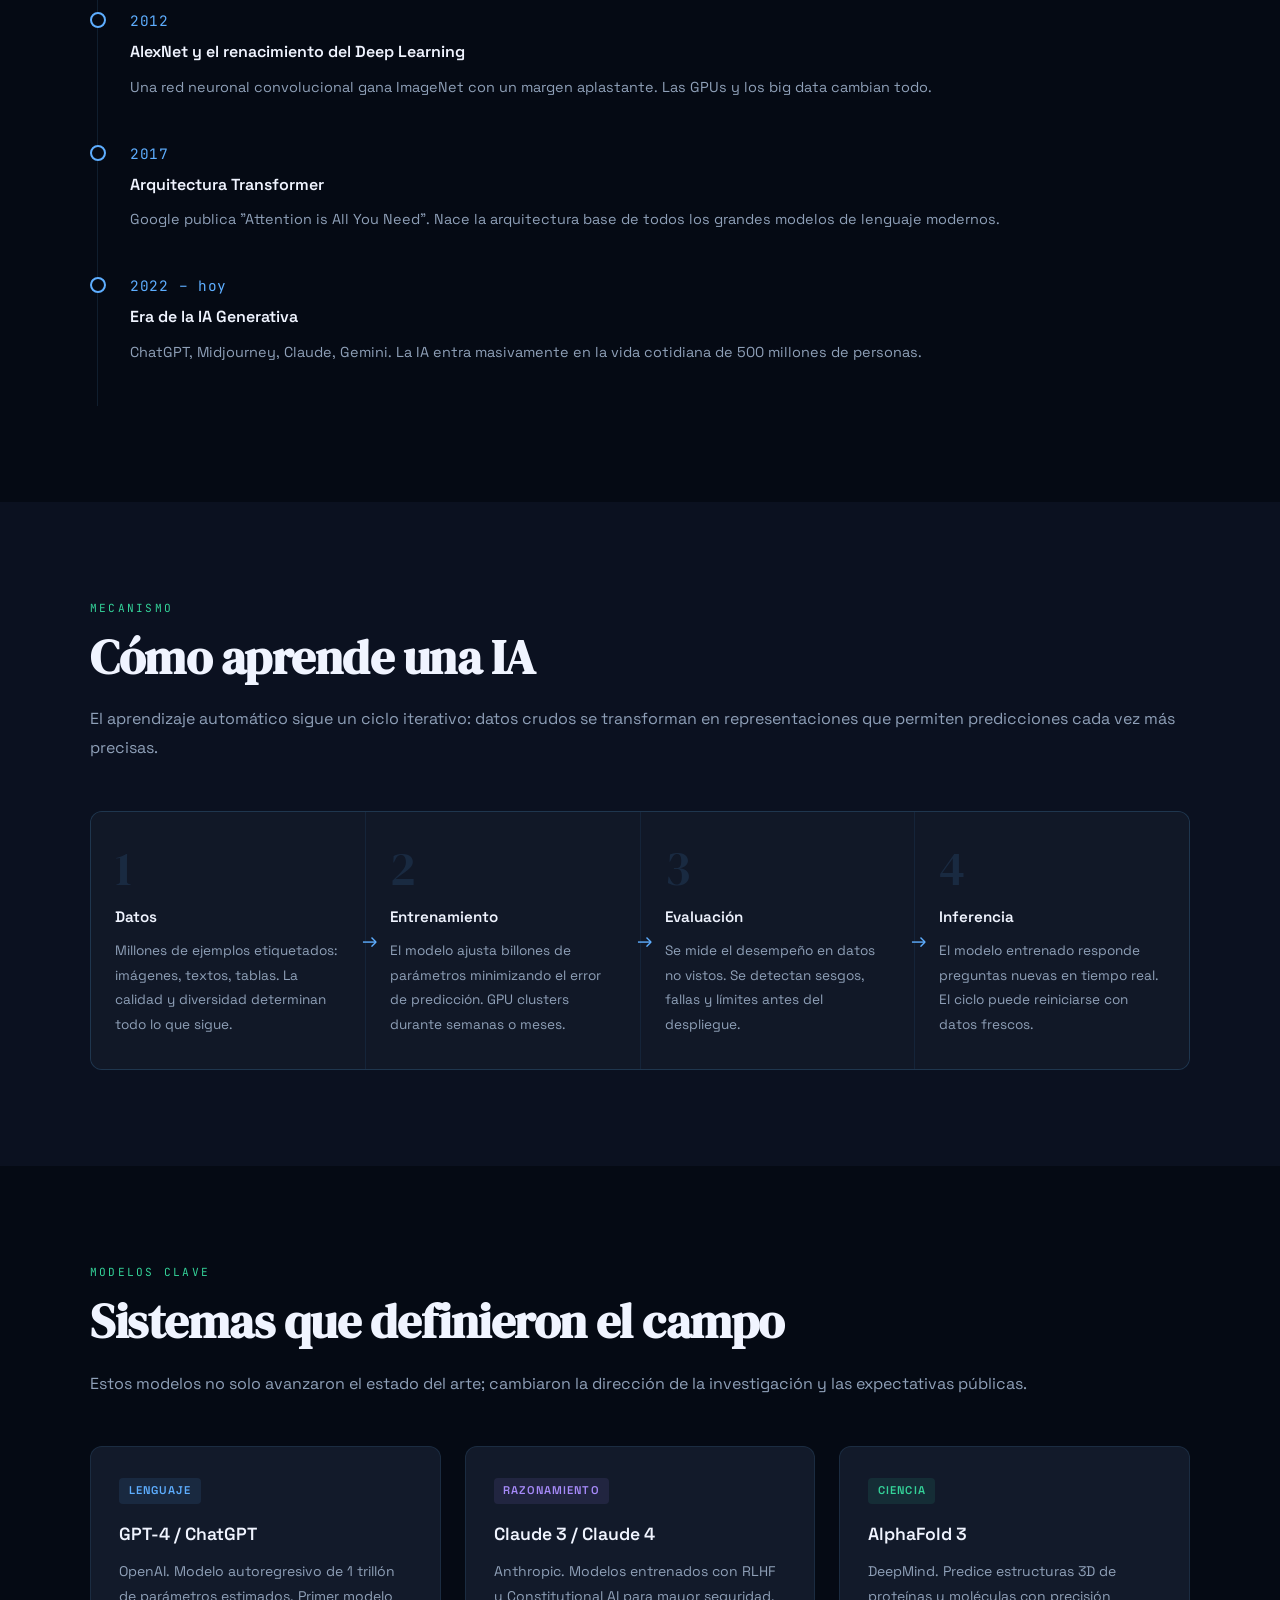
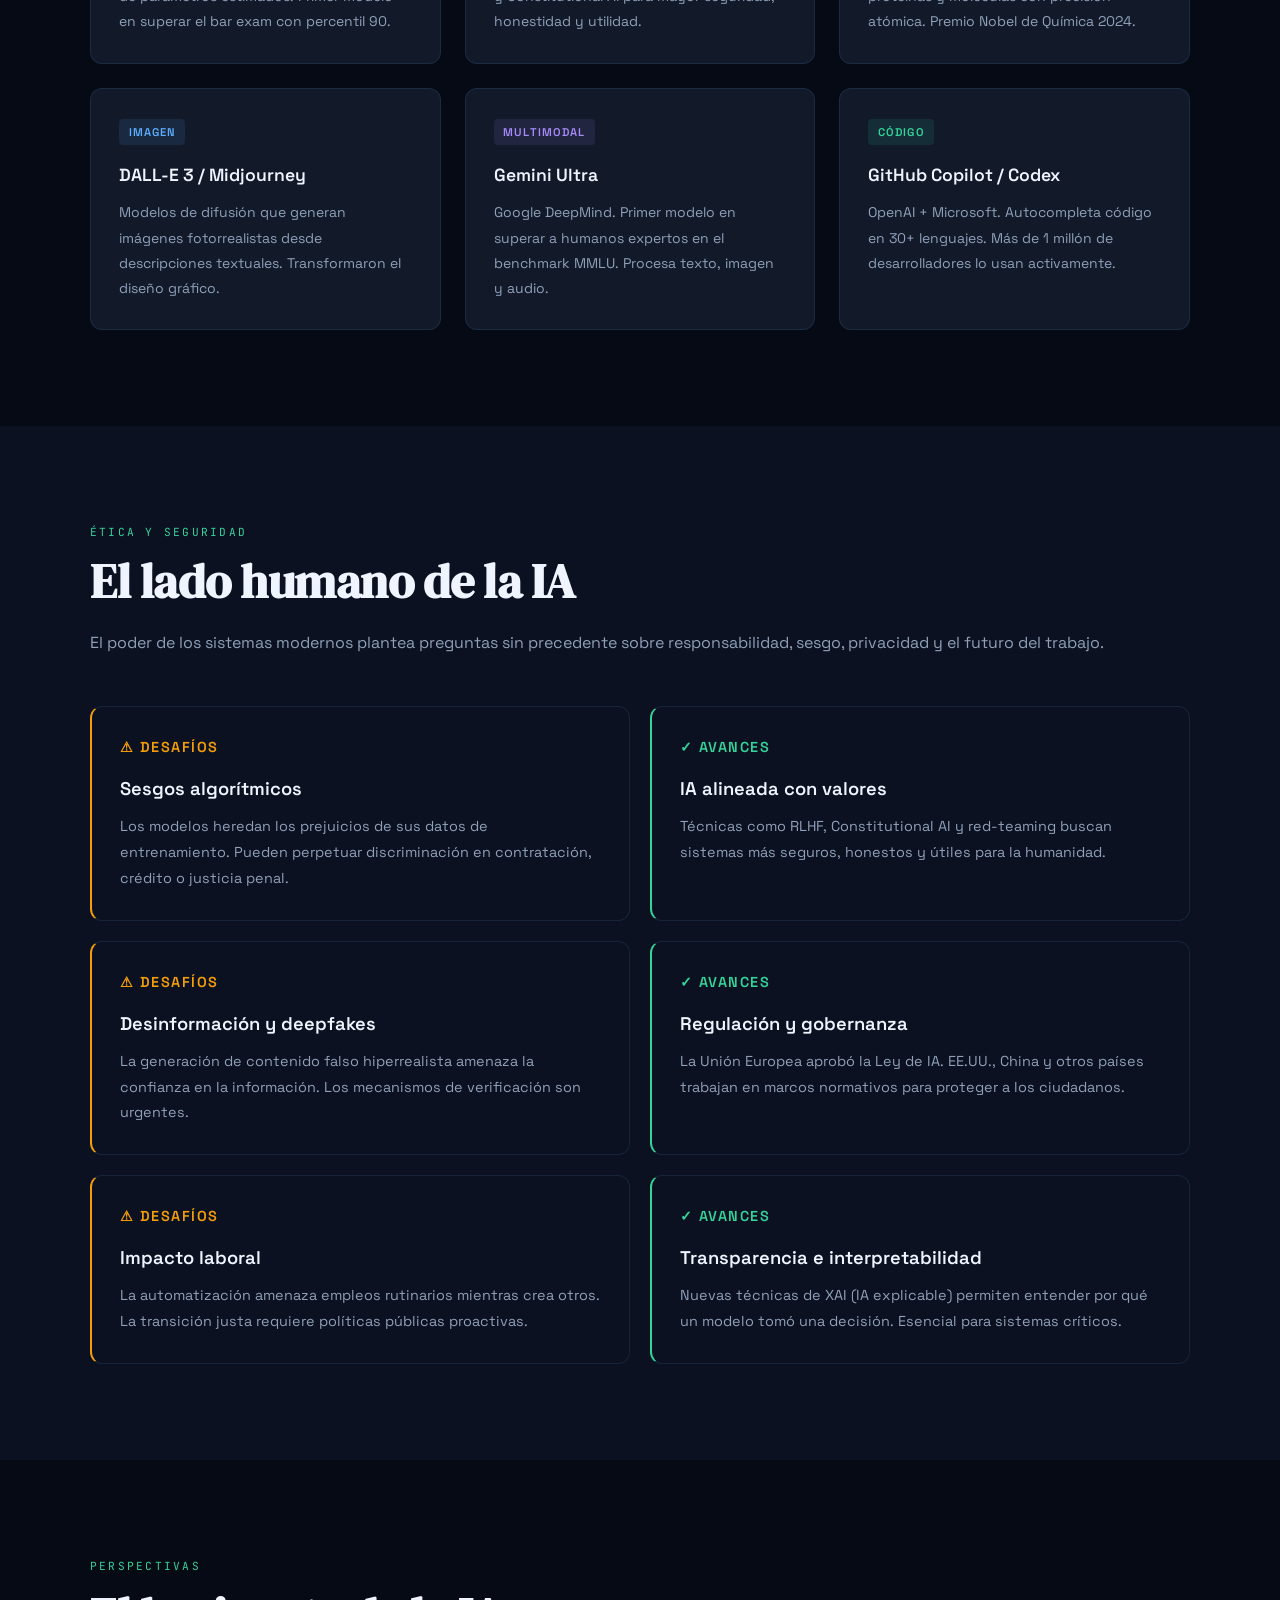
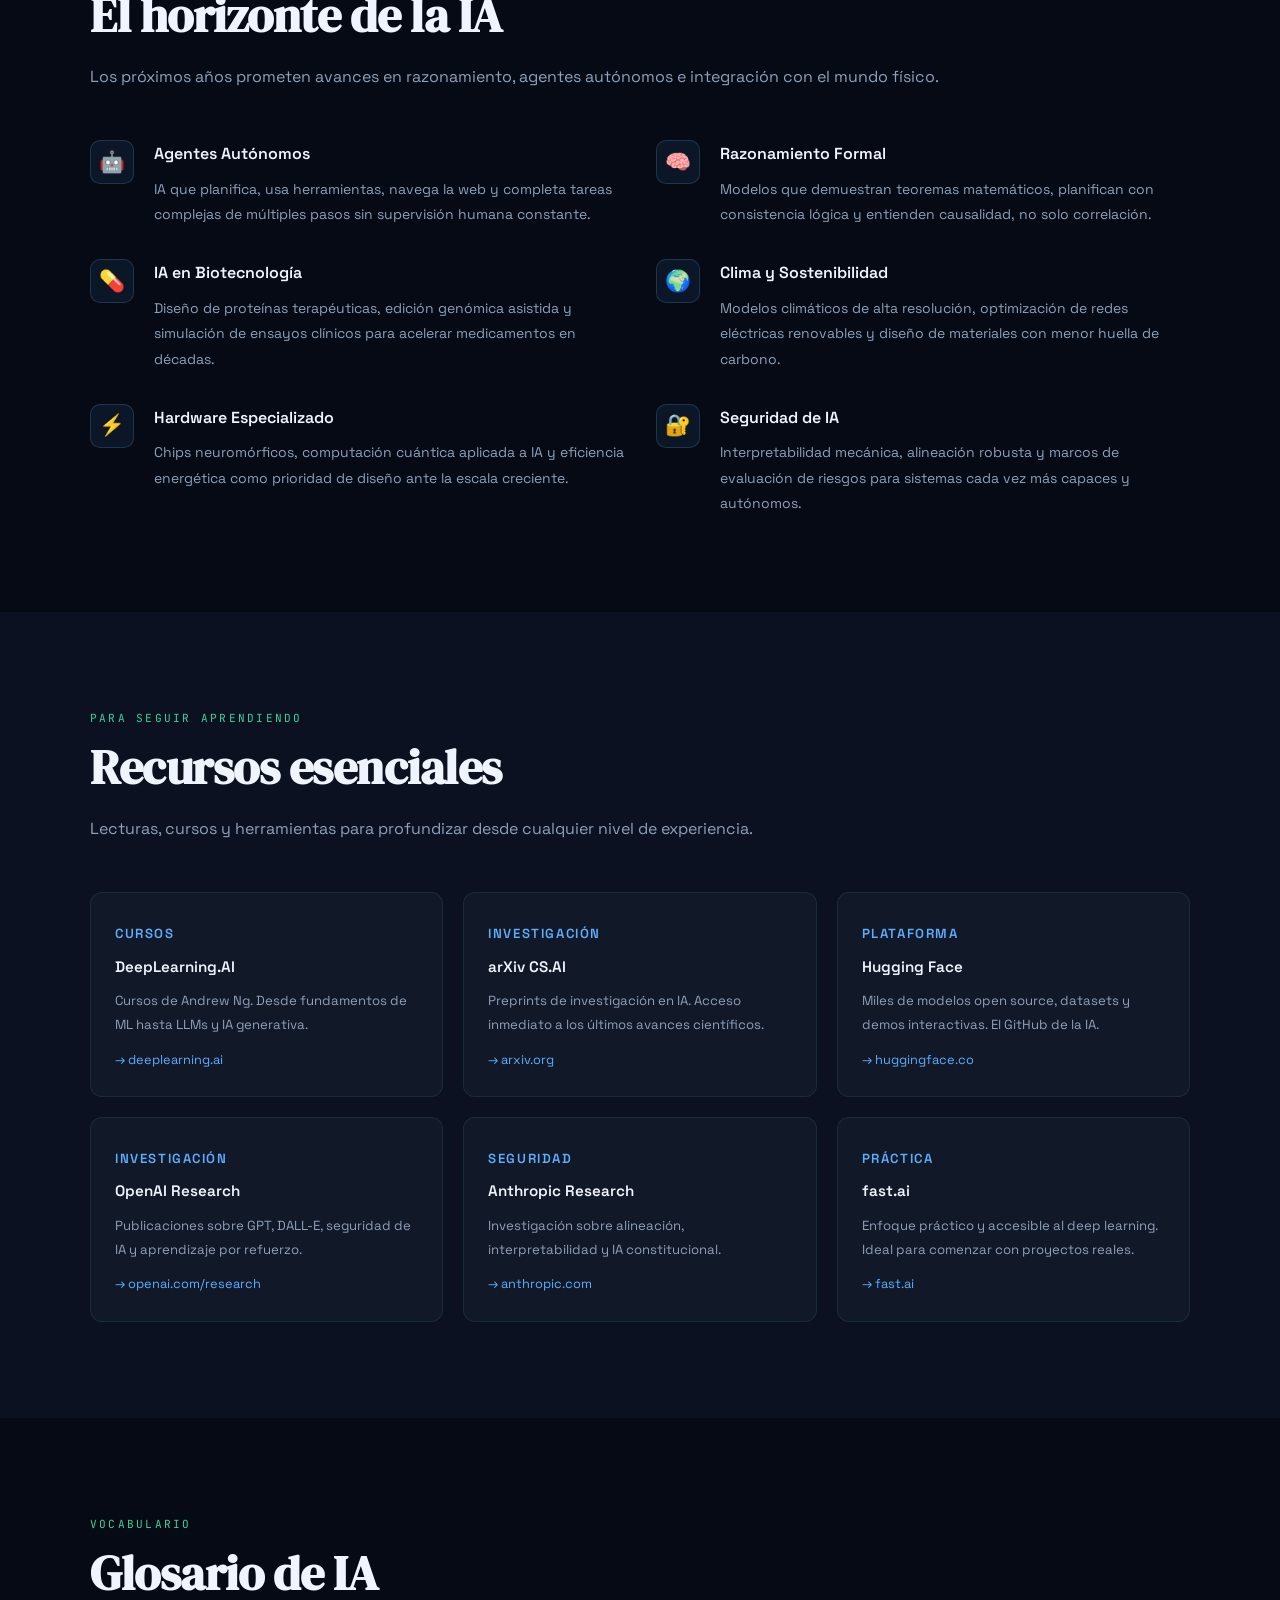
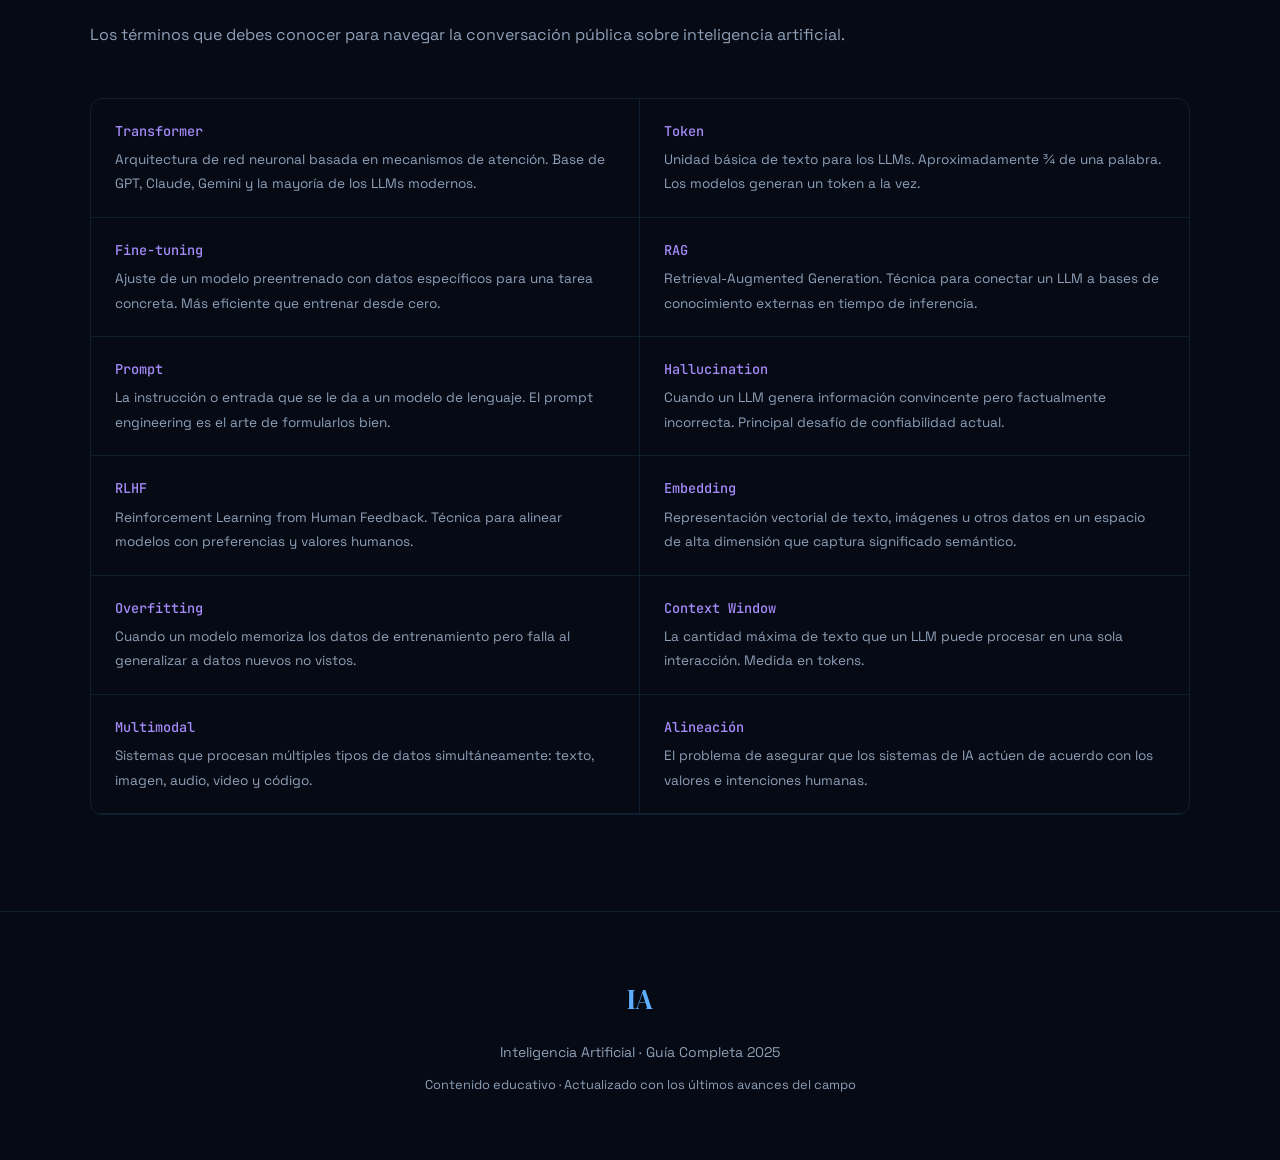
<file: frontend/index.html>
<!DOCTYPE html>
<html lang="es">
<head>
<meta charset="UTF-8">
<meta name="viewport" content="width=device-width, initial-scale=1.0">
<title>Inteligencia Artificial — Guía Completa</title>
<link rel="preconnect" href="https://fonts.googleapis.com">
<link href="https://fonts.googleapis.com/css2?family=Space+Grotesk:wght@300;400;500;600;700&family=DM+Serif+Display:ital@0;1&family=JetBrains+Mono:wght@400;500&display=swap" rel="stylesheet">
<link rel="stylesheet" href="styles.css">
</head>
<body>

<!-- NAV -->
<nav>
  
  <ul class="nav-links">
    <li><a href="#que-es">¿Qué es?</a></li>
    <li><a href="#tipos">Tipos</a></li>
    <li><a href="#aplicaciones">Aplicaciones</a></li>
    <li><a href="#historia">Historia</a></li>
    <li><a href="#modelos">Modelos</a></li>
    <li><a href="#etica">Ética</a></li>
    <li><a href="#futuro">Futuro</a></li>
  </ul>
  <div class="nav-left">
    <a href="#" class="nav-logo">IA</a>
    <a href="login.html" class="nav-login-btn">Iniciar sesión</a>
  </div>
</nav>

<!-- HERO -->
<section class="hero">
  <div class="hero-grid"></div>
  <div class="hero-glow"></div>
  <h1>Inteligencia<br><em>Artificial</em></h1>
  <p class="hero-sub">Desde los fundamentos teóricos hasta los sistemas que están transformando la ciencia, la medicina y la sociedad global.</p>
  
</section>

<!-- STATS BAR -->
<div class="stats-bar">
  <div class="stat">
    <span class="stat-num">$1.8T</span>
    <span class="stat-label">Mercado global proyectado 2030</span>
  </div>
  <div class="stat">
    <span class="stat-num">70+</span>
    <span class="stat-label">Años de historia activa</span>
  </div>
  <div class="stat">
    <span class="stat-num">500M</span>
    <span class="stat-label">Usuarios de IA generativa</span>
  </div>
  <div class="stat">
    <span class="stat-num">97%</span>
    <span class="stat-label">Precisión diagnóstica médica</span>
  </div>
</div>

<!-- QUÉ ES IA -->
<section id="que-es">
  <div class="container">
    <p class="section-label">Fundamentos</p>
    <h2>¿Qué es la Inteligencia Artificial?</h2>
    <div class="what-grid reveal">
      <div class="what-text">
        <p>La Inteligencia Artificial es la disciplina de la ciencia de la computación que busca crear sistemas capaces de realizar tareas que, cuando las realiza un humano, requieren inteligencia.</p>
        <p>No se trata de programar reglas explícitas, sino de construir sistemas que aprenden de datos y mejoran su desempeño con la experiencia. Desde reconocer una imagen hasta traducir idiomas o descubrir moléculas médicas.</p>
        <p>Fue acuñada formalmente por John McCarthy en 1956, aunque sus raíces filosóficas se remontan a siglos de reflexión sobre la mente y la lógica.</p>
      </div>
      <div>
        <ul class="concept-list">
          <li>
            <div class="concept-dot"></div>
            <div>
              <strong>Machine Learning</strong>
              <span>Subsistemas que mejoran con la experiencia sin ser programados explícitamente.</span>
            </div>
          </li>
          <li>
            <div class="concept-dot"></div>
            <div>
              <strong>Deep Learning</strong>
              <span>Redes neuronales profundas inspiradas en la estructura del cerebro humano.</span>
            </div>
          </li>
          <li>
            <div class="concept-dot"></div>
            <div>
              <strong>IA Simbólica</strong>
              <span>Sistemas basados en reglas lógicas y representación del conocimiento.</span>
            </div>
          </li>
          <li>
            <div class="concept-dot"></div>
            <div>
              <strong>Procesamiento del Lenguaje Natural</strong>
              <span>Comprensión y generación del lenguaje humano por máquinas.</span>
            </div>
          </li>
          <li>
            <div class="concept-dot"></div>
            <div>
              <strong>Visión Artificial</strong>
              <span>Interpretación de imágenes y video con precisión sobrehumana.</span>
            </div>
          </li>
        </ul>
      </div>
    </div>
  </div>
</section>

<!-- TIPOS DE IA -->
<section id="tipos" style="background: var(--bg2);">
  <div class="container">
    <p class="section-label">Clasificación</p>
    <h2>Tipos de Inteligencia Artificial</h2>
    <p>Los investigadores clasifican la IA según su capacidad y alcance. Hoy habitamos el terreno de la IA estrecha; la general y superinteligente permanecen como horizontes teóricos.</p>
    <div class="tipos-grid reveal">
      <div class="tipo-card blue">
        <p class="tipo-num">TIPO 01</p>
        <h3>IA Estrecha (ANI)</h3>
        <p>Diseñada para una tarea específica. ChatGPT, AlphaGo, los filtros de spam. Excele en su dominio pero carece de comprensión general. Es la única IA que existe hoy.</p>
      </div>
      <div class="tipo-card purple">
        <p class="tipo-num">TIPO 02</p>
        <h3>IA General (AGI)</h3>
        <p>Sistema hipotético con capacidad cognitiva equivalente a la humana en cualquier dominio. Razonamiento, aprendizaje, creatividad. Aún no existe; es objetivo de investigación activa.</p>
      </div>
      <div class="tipo-card green">
        <p class="tipo-num">TIPO 03</p>
        <h3>Superinteligencia (ASI)</h3>
        <p>IA que supera a la inteligencia humana en todos los ámbitos. Concepto teórico con implicaciones filosóficas y de seguridad profundas. Ningún consenso científico sobre su viabilidad.</p>
      </div>
      <div class="tipo-card blue">
        <p class="tipo-num">TIPO 04</p>
        <h3>IA Reactiva</h3>
        <p>Sin memoria ni capacidad de aprender. Solo responde al estímulo presente. Deep Blue, el ajedrez de IBM, es el ejemplo clásico.</p>
      </div>
      <div class="tipo-card purple">
        <p class="tipo-num">TIPO 05</p>
        <h3>Memoria Limitada</h3>
        <p>Usa experiencias pasadas recientes para tomar decisiones. Los vehículos autónomos y los modelos de lenguaje modernos pertenecen a esta categoría.</p>
      </div>
      <div class="tipo-card green">
        <p class="tipo-num">TIPO 06</p>
        <h3>IA Generativa</h3>
        <p>Crea contenido original: texto, imágenes, audio, código. Basada en modelos de difusión y transformers. Representa la frontera más activa del campo actual.</p>
      </div>
    </div>
  </div>
</section>

<!-- APLICACIONES -->
<section id="aplicaciones" class="apps-section">
  <div class="container">
    <p class="section-label">Aplicaciones</p>
    <h2>Dónde vive la IA hoy</h2>
    <p>La IA ya no es solo investigación académica. Está integrada en industrias críticas, transformando procesos que afectan a miles de millones de personas.</p>
    <div class="apps-grid reveal">
      <div class="app-card">
        <span class="app-icon">🏥</span>
        <h3>Medicina y Salud</h3>
        <p>Diagnóstico por imagen, descubrimiento de fármacos, predicción de enfermedades y medicina personalizada.</p>
      </div>
      <div class="app-card">
        <span class="app-icon">🎓</span>
        <h3>Educación</h3>
        <p>Tutores adaptativos, generación de contenido personalizado, detección temprana de dificultades de aprendizaje.</p>
      </div>
      <div class="app-card">
        <span class="app-icon">🌾</span>
        <h3>Agricultura</h3>
        <p>Monitoreo de cultivos con drones, predicción de rendimiento, detección de plagas y optimización de riego.</p>
      </div>
      <div class="app-card">
        <span class="app-icon">⚖️</span>
        <h3>Justicia y Derecho</h3>
        <p>Análisis de jurisprudencia, predicción de fallos, automatización de contratos y detección de fraude legal.</p>
      </div>
      <div class="app-card">
        <span class="app-icon">🚗</span>
        <h3>Transporte</h3>
        <p>Vehículos autónomos, optimización de rutas, mantenimiento predictivo y gestión de tráfico en tiempo real.</p>
      </div>
      <div class="app-card">
        <span class="app-icon">🎨</span>
        <h3>Arte y Creatividad</h3>
        <p>Generación de imágenes, composición musical, escritura asistida y producción cinematográfica.</p>
      </div>
      <div class="app-card">
        <span class="app-icon">🔬</span>
        <h3>Ciencia</h3>
        <p>Predicción de estructuras proteicas (AlphaFold), simulación climática, física de partículas y genómica.</p>
      </div>
      <div class="app-card">
        <span class="app-icon">💰</span>
        <h3>Finanzas</h3>
        <p>Trading algorítmico, evaluación de crédito, detección de fraude y asesoría financiera personalizada.</p>
      </div>
    </div>
  </div>
</section>

<!-- HISTORIA -->
<section id="historia">
  <div class="container">
    <p class="section-label">Historia</p>
    <h2>De Turing al presente</h2>
    <p>Siete décadas de progreso discontinuo, marcadas por inviernos de escepticismo y primaveras de descubrimiento.</p>
    <div class="timeline reveal">
      <div class="tl-item">
        <div class="tl-dot"></div>
        <div>
          <p class="tl-year">1950</p>
          <h3>Test de Turing</h3>
          <p>Alan Turing publica "Computing Machinery and Intelligence" y propone la pregunta: ¿Pueden pensar las máquinas?</p>
        </div>
      </div>
      <div class="tl-item">
        <div class="tl-dot"></div>
        <div>
          <p class="tl-year">1956</p>
          <h3>Conferencia de Dartmouth</h3>
          <p>John McCarthy acuña el término "Inteligencia Artificial". Nace oficialmente como disciplina científica.</p>
        </div>
      </div>
      <div class="tl-item">
        <div class="tl-dot"></div>
        <div>
          <p class="tl-year">1969 – 1980</p>
          <h3>Primer Invierno de IA</h3>
          <p>Las promesas superan los resultados. Los fondos se reducen drásticamente. La comunidad científica se fragmenta.</p>
        </div>
      </div>
      <div class="tl-item">
        <div class="tl-dot"></div>
        <div>
          <p class="tl-year">1986</p>
          <h3>Retropropagación</h3>
          <p>Rumelhart, Hinton y Williams popularizan el algoritmo de backpropagation, haciendo viables las redes neuronales.</p>
        </div>
      </div>
      <div class="tl-item">
        <div class="tl-dot"></div>
        <div>
          <p class="tl-year">1997</p>
          <h3>Deep Blue vence a Kasparov</h3>
          <p>La computadora de IBM derrota al campeón mundial de ajedrez. Un hito simbólico para la IA estrecha.</p>
        </div>
      </div>
      <div class="tl-item">
        <div class="tl-dot"></div>
        <div>
          <p class="tl-year">2012</p>
          <h3>AlexNet y el renacimiento del Deep Learning</h3>
          <p>Una red neuronal convolucional gana ImageNet con un margen aplastante. Las GPUs y los big data cambian todo.</p>
        </div>
      </div>
      <div class="tl-item">
        <div class="tl-dot"></div>
        <div>
          <p class="tl-year">2017</p>
          <h3>Arquitectura Transformer</h3>
          <p>Google publica "Attention is All You Need". Nace la arquitectura base de todos los grandes modelos de lenguaje modernos.</p>
        </div>
      </div>
      <div class="tl-item">
        <div class="tl-dot"></div>
        <div>
          <p class="tl-year">2022 – hoy</p>
          <h3>Era de la IA Generativa</h3>
          <p>ChatGPT, Midjourney, Claude, Gemini. La IA entra masivamente en la vida cotidiana de 500 millones de personas.</p>
        </div>
      </div>
    </div>
  </div>
</section>

<!-- CÓMO FUNCIONA -->
<section class="how-section">
  <div class="container">
    <p class="section-label">Mecanismo</p>
    <h2>Cómo aprende una IA</h2>
    <p>El aprendizaje automático sigue un ciclo iterativo: datos crudos se transforman en representaciones que permiten predicciones cada vez más precisas.</p>
    <div class="steps-grid reveal">
      <div class="step">
        <div class="step-num">1</div>
        <h3>Datos</h3>
        <p>Millones de ejemplos etiquetados: imágenes, textos, tablas. La calidad y diversidad determinan todo lo que sigue.</p>
        <span class="step-arrow">→</span>
      </div>
      <div class="step">
        <div class="step-num">2</div>
        <h3>Entrenamiento</h3>
        <p>El modelo ajusta billones de parámetros minimizando el error de predicción. GPU clusters durante semanas o meses.</p>
        <span class="step-arrow">→</span>
      </div>
      <div class="step">
        <div class="step-num">3</div>
        <h3>Evaluación</h3>
        <p>Se mide el desempeño en datos no vistos. Se detectan sesgos, fallas y límites antes del despliegue.</p>
        <span class="step-arrow">→</span>
      </div>
      <div class="step">
        <div class="step-num">4</div>
        <h3>Inferencia</h3>
        <p>El modelo entrenado responde preguntas nuevas en tiempo real. El ciclo puede reiniciarse con datos frescos.</p>
      </div>
    </div>
  </div>
</section>

<!-- MODELOS DESTACADOS -->
<section id="modelos">
  <div class="container">
    <p class="section-label">Modelos clave</p>
    <h2>Sistemas que definieron el campo</h2>
    <p>Estos modelos no solo avanzaron el estado del arte; cambiaron la dirección de la investigación y las expectativas públicas.</p>
    <div class="models-grid reveal">
      <div class="model-card">
        <span class="model-tag tag-azul">Lenguaje</span>
        <h3>GPT-4 / ChatGPT</h3>
        <p>OpenAI. Modelo autoregresivo de 1 trillón de parámetros estimados. Primer modelo en superar el bar exam con percentil 90.</p>
      </div>
      <div class="model-card">
        <span class="model-tag tag-morado">Razonamiento</span>
        <h3>Claude 3 / Claude 4</h3>
        <p>Anthropic. Modelos entrenados con RLHF y Constitutional AI para mayor seguridad, honestidad y utilidad.</p>
      </div>
      <div class="model-card">
        <span class="model-tag tag-verde">Ciencia</span>
        <h3>AlphaFold 3</h3>
        <p>DeepMind. Predice estructuras 3D de proteínas y moléculas con precisión atómica. Premio Nobel de Química 2024.</p>
      </div>
      <div class="model-card">
        <span class="model-tag tag-azul">Imagen</span>
        <h3>DALL-E 3 / Midjourney</h3>
        <p>Modelos de difusión que generan imágenes fotorrealistas desde descripciones textuales. Transformaron el diseño gráfico.</p>
      </div>
      <div class="model-card">
        <span class="model-tag tag-morado">Multimodal</span>
        <h3>Gemini Ultra</h3>
        <p>Google DeepMind. Primer modelo en superar a humanos expertos en el benchmark MMLU. Procesa texto, imagen y audio.</p>
      </div>
      <div class="model-card">
        <span class="model-tag tag-verde">Código</span>
        <h3>GitHub Copilot / Codex</h3>
        <p>OpenAI + Microsoft. Autocompleta código en 30+ lenguajes. Más de 1 millón de desarrolladores lo usan activamente.</p>
      </div>
    </div>
  </div>
</section>

<!-- ÉTICA -->
<section id="etica" class="etica-section">
  <div class="container">
    <p class="section-label">Ética y Seguridad</p>
    <h2>El lado humano de la IA</h2>
    <p>El poder de los sistemas modernos plantea preguntas sin precedente sobre responsabilidad, sesgo, privacidad y el futuro del trabajo.</p>
    <div class="etica-grid reveal">
      <div class="etica-card warn">
        <p class="etica-label">⚠ Desafíos</p>
        <h3>Sesgos algorítmicos</h3>
        <p>Los modelos heredan los prejuicios de sus datos de entrenamiento. Pueden perpetuar discriminación en contratación, crédito o justicia penal.</p>
      </div>
      <div class="etica-card ok">
        <p class="etica-label">✓ Avances</p>
        <h3>IA alineada con valores</h3>
        <p>Técnicas como RLHF, Constitutional AI y red-teaming buscan sistemas más seguros, honestos y útiles para la humanidad.</p>
      </div>
      <div class="etica-card warn">
        <p class="etica-label">⚠ Desafíos</p>
        <h3>Desinformación y deepfakes</h3>
        <p>La generación de contenido falso hiperrealista amenaza la confianza en la información. Los mecanismos de verificación son urgentes.</p>
      </div>
      <div class="etica-card ok">
        <p class="etica-label">✓ Avances</p>
        <h3>Regulación y gobernanza</h3>
        <p>La Unión Europea aprobó la Ley de IA. EE.UU., China y otros países trabajan en marcos normativos para proteger a los ciudadanos.</p>
      </div>
      <div class="etica-card warn">
        <p class="etica-label">⚠ Desafíos</p>
        <h3>Impacto laboral</h3>
        <p>La automatización amenaza empleos rutinarios mientras crea otros. La transición justa requiere políticas públicas proactivas.</p>
      </div>
      <div class="etica-card ok">
        <p class="etica-label">✓ Avances</p>
        <h3>Transparencia e interpretabilidad</h3>
        <p>Nuevas técnicas de XAI (IA explicable) permiten entender por qué un modelo tomó una decisión. Esencial para sistemas críticos.</p>
      </div>
    </div>
  </div>
</section>

<!-- FUTURO -->
<section id="futuro">
  <div class="container">
    <p class="section-label">Perspectivas</p>
    <h2>El horizonte de la IA</h2>
    <p>Los próximos años prometen avances en razonamiento, agentes autónomos e integración con el mundo físico.</p>
    <div class="futuro-items reveal">
      <div class="futuro-item">
        <div class="futuro-icon">🤖</div>
        <div>
          <h3>Agentes Autónomos</h3>
          <p>IA que planifica, usa herramientas, navega la web y completa tareas complejas de múltiples pasos sin supervisión humana constante.</p>
        </div>
      </div>
      <div class="futuro-item">
        <div class="futuro-icon">🧠</div>
        <div>
          <h3>Razonamiento Formal</h3>
          <p>Modelos que demuestran teoremas matemáticos, planifican con consistencia lógica y entienden causalidad, no solo correlación.</p>
        </div>
      </div>
      <div class="futuro-item">
        <div class="futuro-icon">💊</div>
        <div>
          <h3>IA en Biotecnología</h3>
          <p>Diseño de proteínas terapéuticas, edición genómica asistida y simulación de ensayos clínicos para acelerar medicamentos en décadas.</p>
        </div>
      </div>
      <div class="futuro-item">
        <div class="futuro-icon">🌍</div>
        <div>
          <h3>Clima y Sostenibilidad</h3>
          <p>Modelos climáticos de alta resolución, optimización de redes eléctricas renovables y diseño de materiales con menor huella de carbono.</p>
        </div>
      </div>
      <div class="futuro-item">
        <div class="futuro-icon">⚡</div>
        <div>
          <h3>Hardware Especializado</h3>
          <p>Chips neuromórficos, computación cuántica aplicada a IA y eficiencia energética como prioridad de diseño ante la escala creciente.</p>
        </div>
      </div>
      <div class="futuro-item">
        <div class="futuro-icon">🔐</div>
        <div>
          <h3>Seguridad de IA</h3>
          <p>Interpretabilidad mecánica, alineación robusta y marcos de evaluación de riesgos para sistemas cada vez más capaces y autónomos.</p>
        </div>
      </div>
    </div>
  </div>
</section>

<!-- RECURSOS -->
<section id="recursos" class="recursos-section">
  <div class="container">
    <p class="section-label">Para seguir aprendiendo</p>
    <h2>Recursos esenciales</h2>
    <p>Lecturas, cursos y herramientas para profundizar desde cualquier nivel de experiencia.</p>
    <div class="recursos-grid reveal">
      <a href="https://www.deeplearning.ai" target="_blank" class="recurso-card">
        <p class="recurso-type">Cursos</p>
        <h3>DeepLearning.AI</h3>
        <p>Cursos de Andrew Ng. Desde fundamentos de ML hasta LLMs y IA generativa.</p>
        <span class="recurso-arrow">→ deeplearning.ai</span>
      </a>
      <a href="https://arxiv.org/list/cs.AI/recent" target="_blank" class="recurso-card">
        <p class="recurso-type">Investigación</p>
        <h3>arXiv CS.AI</h3>
        <p>Preprints de investigación en IA. Acceso inmediato a los últimos avances científicos.</p>
        <span class="recurso-arrow">→ arxiv.org</span>
      </a>
      <a href="https://huggingface.co" target="_blank" class="recurso-card">
        <p class="recurso-type">Plataforma</p>
        <h3>Hugging Face</h3>
        <p>Miles de modelos open source, datasets y demos interactivas. El GitHub de la IA.</p>
        <span class="recurso-arrow">→ huggingface.co</span>
      </a>
      <a href="https://openai.com/research" target="_blank" class="recurso-card">
        <p class="recurso-type">Investigación</p>
        <h3>OpenAI Research</h3>
        <p>Publicaciones sobre GPT, DALL-E, seguridad de IA y aprendizaje por refuerzo.</p>
        <span class="recurso-arrow">→ openai.com/research</span>
      </a>
      <a href="https://www.anthropic.com/research" target="_blank" class="recurso-card">
        <p class="recurso-type">Seguridad</p>
        <h3>Anthropic Research</h3>
        <p>Investigación sobre alineación, interpretabilidad y IA constitucional.</p>
        <span class="recurso-arrow">→ anthropic.com</span>
      </a>
      <a href="https://fast.ai" target="_blank" class="recurso-card">
        <p class="recurso-type">Práctica</p>
        <h3>fast.ai</h3>
        <p>Enfoque práctico y accesible al deep learning. Ideal para comenzar con proyectos reales.</p>
        <span class="recurso-arrow">→ fast.ai</span>
      </a>
    </div>
  </div>
</section>

<!-- GLOSARIO -->
<section id="glosario">
  <div class="container">
    <p class="section-label">Vocabulario</p>
    <h2>Glosario de IA</h2>
    <p>Los términos que debes conocer para navegar la conversación pública sobre inteligencia artificial.</p>
    <div class="glosario-grid reveal">
      <div class="glosario-item">
        <p class="glosario-term">Transformer</p>
        <p>Arquitectura de red neuronal basada en mecanismos de atención. Base de GPT, Claude, Gemini y la mayoría de los LLMs modernos.</p>
      </div>
      <div class="glosario-item">
        <p class="glosario-term">Token</p>
        <p>Unidad básica de texto para los LLMs. Aproximadamente ¾ de una palabra. Los modelos generan un token a la vez.</p>
      </div>
      <div class="glosario-item">
        <p class="glosario-term">Fine-tuning</p>
        <p>Ajuste de un modelo preentrenado con datos específicos para una tarea concreta. Más eficiente que entrenar desde cero.</p>
      </div>
      <div class="glosario-item">
        <p class="glosario-term">RAG</p>
        <p>Retrieval-Augmented Generation. Técnica para conectar un LLM a bases de conocimiento externas en tiempo de inferencia.</p>
      </div>
      <div class="glosario-item">
        <p class="glosario-term">Prompt</p>
        <p>La instrucción o entrada que se le da a un modelo de lenguaje. El prompt engineering es el arte de formularlos bien.</p>
      </div>
      <div class="glosario-item">
        <p class="glosario-term">Hallucination</p>
        <p>Cuando un LLM genera información convincente pero factualmente incorrecta. Principal desafío de confiabilidad actual.</p>
      </div>
      <div class="glosario-item">
        <p class="glosario-term">RLHF</p>
        <p>Reinforcement Learning from Human Feedback. Técnica para alinear modelos con preferencias y valores humanos.</p>
      </div>
      <div class="glosario-item">
        <p class="glosario-term">Embedding</p>
        <p>Representación vectorial de texto, imágenes u otros datos en un espacio de alta dimensión que captura significado semántico.</p>
      </div>
      <div class="glosario-item">
        <p class="glosario-term">Overfitting</p>
        <p>Cuando un modelo memoriza los datos de entrenamiento pero falla al generalizar a datos nuevos no vistos.</p>
      </div>
      <div class="glosario-item">
        <p class="glosario-term">Context Window</p>
        <p>La cantidad máxima de texto que un LLM puede procesar en una sola interacción. Medida en tokens.</p>
      </div>
      <div class="glosario-item">
        <p class="glosario-term">Multimodal</p>
        <p>Sistemas que procesan múltiples tipos de datos simultáneamente: texto, imagen, audio, video y código.</p>
      </div>
      <div class="glosario-item">
        <p class="glosario-term">Alineación</p>
        <p>El problema de asegurar que los sistemas de IA actúen de acuerdo con los valores e intenciones humanas.</p>
      </div>
    </div>
  </div>
</section>

<!-- FOOTER -->
<footer>
  <span class="footer-logo">IA</span>
  <p>Inteligencia Artificial · Guía Completa 2025</p>
  <p style="margin-top: 0.5rem; font-size: 0.8rem;">Contenido educativo · Actualizado con los últimos avances del campo</p>
</footer>

<script>
  const reveals = document.querySelectorAll('.reveal');
  const observer = new IntersectionObserver((entries) => {
    entries.forEach(entry => {
      if (entry.isIntersecting) {
        entry.target.classList.add('visible');
        observer.unobserve(entry.target);
      }
    });
  }, { threshold: 0.1 });
  reveals.forEach(el => observer.observe(el));

  document.querySelectorAll('a[href^="#"]').forEach(anchor => {
    anchor.addEventListener('click', function(e) {
      e.preventDefault();
      const target = document.querySelector(this.getAttribute('href'));
      if (target) target.scrollIntoView({ behavior: 'smooth' });
    });
  });
</script>
</body>
</html>
</file>
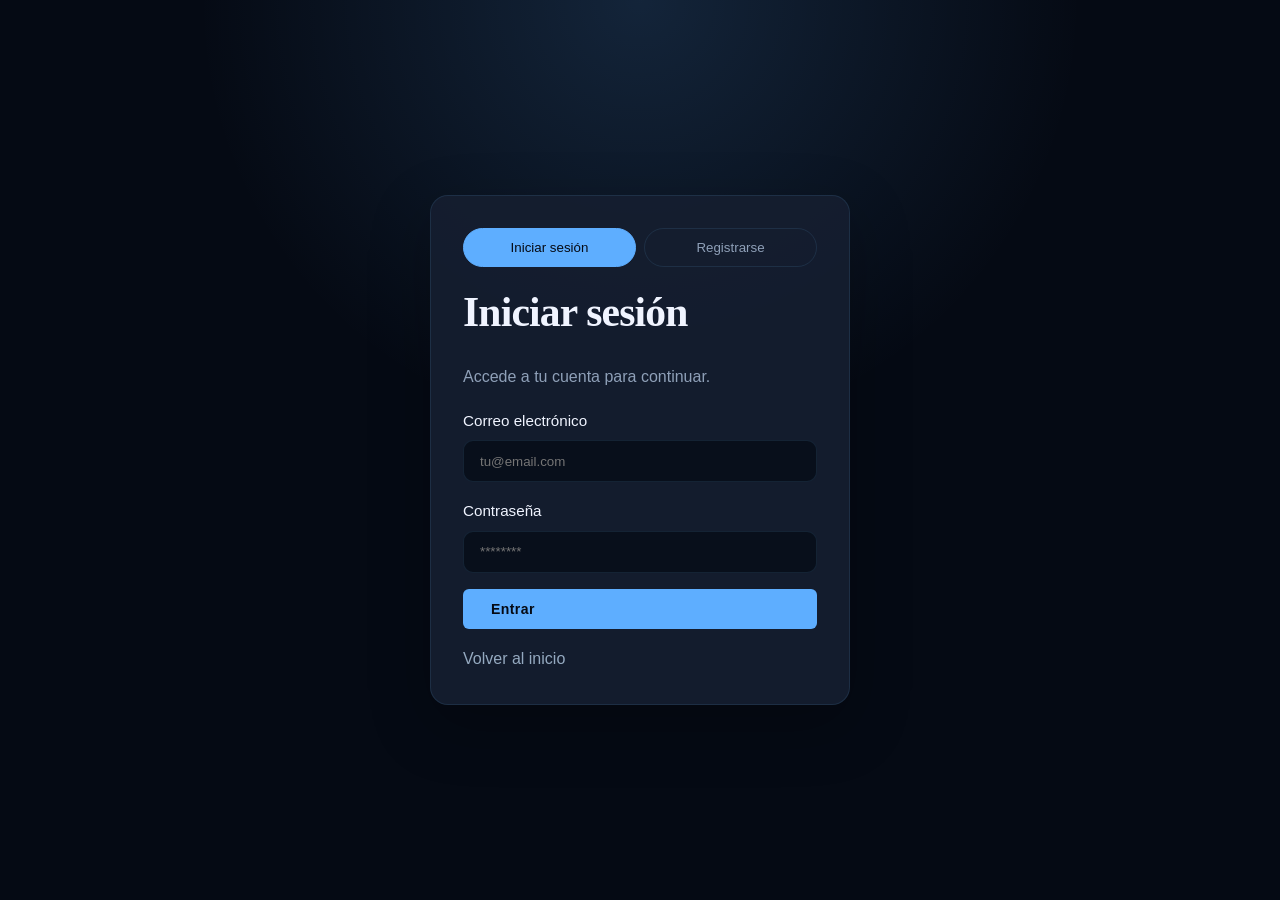
<file: frontend/bienvenida.html>
<!DOCTYPE html>
<html lang="es">
<head>
  <meta charset="UTF-8">
  <meta name="viewport" content="width=device-width, initial-scale=1.0">
  <title>Bienvenida</title>
  <style>
    body {
      margin: 0;
      min-height: 100vh;
      display: grid;
      place-items: center;
      background: linear-gradient(135deg, #0b1120, #161f30);
      font-family: Arial, sans-serif;
      color: #f0f4ff;
    }

    .welcome-card {
      text-align: center;
      padding: 2rem 3rem;
      border-radius: 20px;
      background: rgba(255,255,255,0.08);
      box-shadow: 0 10px 30px rgba(0,0,0,0.25);
      backdrop-filter: blur(8px);
    }

    h1 {
      margin: 0;
      font-size: 2.2rem;
      letter-spacing: 0.02em;
    }
  </style>
</head>
<body>
  <div class="welcome-card" id="welcomeContent">
    <h1>Bienvenido al mundo de la IA</h1>
  </div>

  <script>
    const loggedIn = localStorage.getItem('ia_logged_in') === 'true';

    if (!loggedIn) {
      window.location.href = 'login.html';
    }
  </script>
</body>
</html>
</file>
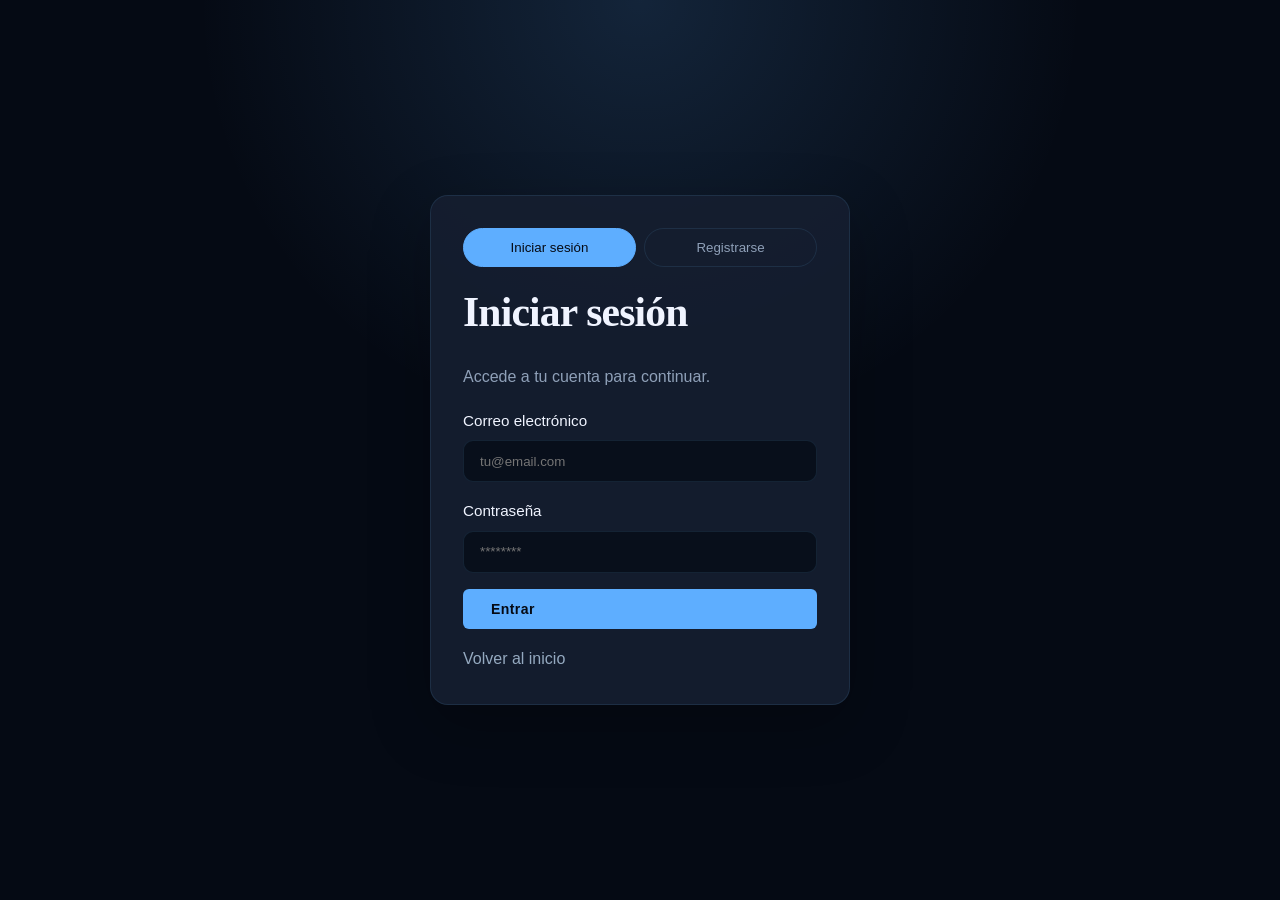
<file: frontend/login.html>
<!DOCTYPE html>
<html lang="es">
<head>
  <meta charset="UTF-8">
  <meta name="viewport" content="width=device-width, initial-scale=1.0">
  <title>Iniciar sesión</title>
  <link rel="stylesheet" href="styles.css">
</head>
<body>
  <main class="auth-page">
    <section class="auth-card">
      <div class="auth-switch">
        <button class="auth-tab active" data-form="login">Iniciar sesión</button>
        <button class="auth-tab" data-form="register">Registrarse</button>
      </div>

      <form class="auth-form" id="loginForm">
        <h1>Iniciar sesión</h1>
        <p>Accede a tu cuenta para continuar.</p>
        <label>
          Correo electrónico
          <input type="email" name="email" placeholder="tu@email.com" required>
        </label>
        <label>
          Contraseña
          <input type="password" name="password" placeholder="********" required>
        </label>
        <button type="submit" class="btn btn-primary">Entrar</button>
      </form>

      <form class="auth-form hidden" id="registerForm">
        <h1>Crear cuenta</h1>
        <p>Regístrate para entrar al mundo de la IA.</p>
        <label>
          Correo electrónico
          <input type="email" name="email" placeholder="tu@email.com" required>
        </label>
        <label>
          Contraseña
          <input type="password" name="password" placeholder="********" required>
        </label>
        <button type="submit" class="btn btn-primary">Registrarme</button>
      </form>

      <a href="index.html" class="auth-link">Volver al inicio</a>
    </section>
  </main>

  <script>
    const loginForm = document.getElementById('loginForm');
    const registerForm = document.getElementById('registerForm');
    const tabs = document.querySelectorAll('.auth-tab');

    tabs.forEach((tab) => {
      tab.addEventListener('click', () => {
        tabs.forEach((t) => t.classList.remove('active'));
        tab.classList.add('active');

        if (tab.dataset.form === 'register') {
          loginForm.classList.add('hidden');
          registerForm.classList.remove('hidden');
        } else {
          registerForm.classList.add('hidden');
          loginForm.classList.remove('hidden');
        }
      });
    });

    loginForm.addEventListener('submit', async function (event) {
      event.preventDefault();

      const email = loginForm.querySelector('input[name="email"]').value.trim();
      const password = loginForm.querySelector('input[name="password"]').value;

      try {
        const response = await fetch('http://localhost:8000/auth.php', {
          method: 'POST',
          headers: { 'Content-Type': 'application/json' },
          body: JSON.stringify({ action: 'login', email, password })
        });

        const data = await response.json();

        if (!response.ok || !data.success) {
          alert(data.message || 'Credenciales inválidas.');
          return;
        }

        localStorage.setItem('ia_logged_in', 'true');
        window.location.href = 'bienvenida.html';
      } catch (error) {
        console.error(error);
        alert('No se pudo conectar con el servidor de autenticación.');
      }
    });

    registerForm.addEventListener('submit', async function (event) {
      event.preventDefault();

      const email = registerForm.querySelector('input[name="email"]').value.trim();
      const password = registerForm.querySelector('input[name="password"]').value;

      try {
        const response = await fetch('http://localhost:8000/auth.php', {
          method: 'POST',
          headers: { 'Content-Type': 'application/json' },
          body: JSON.stringify({ action: 'register', email, password })
        });

        const data = await response.json();

        if (!response.ok || !data.success) {
          alert(data.message || 'No se pudo crear la cuenta.');
          return;
        }

        alert('Cuenta creada correctamente. Ahora puedes iniciar sesión.');
        registerForm.reset();
        tabs[0].click();
      } catch (error) {
        console.error(error);
        alert('No se pudo conectar con el servidor de autenticación.');
      }
    });
  </script>
</body>
</html>
</file>
<file: styles.css>
*, *::before, *::after { box-sizing: border-box; margin: 0; padding: 0; }

  :root {
    --bg: #050A14;
    --bg2: #0B1120;
    --bg3: #111827;
    --surface: #161F30;
    --border: rgba(99,179,237,0.12);
    --accent: #5EAEFF;
    --accent2: #A78BFA;
    --accent3: #34D399;
    --text: #F0F4FF;
    --muted: #8FA0B8;
    --card-bg: rgba(22,31,48,0.8);
  }

  html { scroll-behavior: smooth; }
  body {
    background: var(--bg);
    color: var(--text);
    font-family: 'Space Grotesk', sans-serif;
    font-size: 16px;
    line-height: 1.7;
    overflow-x: hidden;
  }

  /* NAV */
  nav {
    position: fixed; top: 0; left: 0; right: 0; z-index: 100;
    display: flex; align-items: center; justify-content: space-between;
    padding: 1rem 2.5rem;
    background: rgba(5,10,20,0.85);
    backdrop-filter: blur(12px);
    border-bottom: 0.5px solid var(--border);
  }
  .nav-logo {
    font-family: 'DM Serif Display', serif;
    font-size: 1.3rem;
    color: var(--accent);
    text-decoration: none;
    letter-spacing: 0.02em;
  }
  .nav-links { display: flex; gap: 2rem; list-style: none; }
  .nav-links a {
    color: var(--muted);
    text-decoration: none;
    font-size: 0.875rem;
    font-weight: 500;
    letter-spacing: 0.04em;
    transition: color 0.2s;
  }
  .nav-links a:hover { color: var(--text); }

  /* HERO */
  .hero {
    min-height: 100vh;
    display: flex; flex-direction: column; justify-content: center; align-items: center;
    text-align: center;
    padding: 8rem 2rem 5rem;
    position: relative;
    overflow: hidden;
  }
  .hero-grid {
    position: absolute; inset: 0;
    background-image:
      linear-gradient(rgba(94,174,255,0.04) 1px, transparent 1px),
      linear-gradient(90deg, rgba(94,174,255,0.04) 1px, transparent 1px);
    background-size: 60px 60px;
    mask-image: radial-gradient(ellipse at center, black 30%, transparent 80%);
  }
  .hero-glow {
    position: absolute; top: 20%; left: 50%; transform: translateX(-50%);
    width: 600px; height: 600px;
    background: radial-gradient(circle, rgba(94,174,255,0.08) 0%, transparent 70%);
    pointer-events: none;
  }
  .eyebrow {
    font-family: 'JetBrains Mono', monospace;
    font-size: 0.75rem;
    letter-spacing: 0.2em;
    color: var(--accent);
    text-transform: uppercase;
    margin-bottom: 1.5rem;
    opacity: 0.9;
  }
  h1 {
    font-family: 'DM Serif Display', serif;
    font-size: clamp(3rem, 8vw, 6.5rem);
    line-height: 1.05;
    letter-spacing: -0.02em;
    margin-bottom: 1.5rem;
    position: relative;
  }
  h1 em {
    font-style: italic;
    color: var(--accent);
  }
  .hero-sub {
    font-size: 1.15rem;
    color: var(--muted);
    max-width: 540px;
    line-height: 1.8;
    margin-bottom: 3rem;
  }
  .hero-cta {
    display: flex; gap: 1rem; flex-wrap: wrap; justify-content: center;
  }
  .btn {
    display: inline-flex; align-items: center; gap: 0.5rem;
    padding: 0.75rem 1.75rem;
    border-radius: 6px;
    font-family: 'Space Grotesk', sans-serif;
    font-size: 0.875rem;
    font-weight: 600;
    letter-spacing: 0.03em;
    text-decoration: none;
    cursor: pointer;
    transition: all 0.2s;
    border: none;
  }
  .btn-primary {
    background: var(--accent);
    color: #050A14;
  }
  .btn-primary:hover { background: #89caff; transform: translateY(-1px); }
  .btn-ghost {
    background: transparent;
    border: 0.5px solid var(--border);
    color: var(--text);
  }
  .btn-ghost:hover { border-color: var(--accent); color: var(--accent); }

  /* STATS BAR */
  .stats-bar {
    display: flex; justify-content: center; gap: 4rem;
    padding: 3rem 2rem;
    border-top: 0.5px solid var(--border);
    border-bottom: 0.5px solid var(--border);
    background: var(--bg2);
    flex-wrap: wrap;
  }
  .stat { text-align: center; }
  .stat-num {
    font-family: 'DM Serif Display', serif;
    font-size: 2.5rem;
    color: var(--accent);
    display: block;
    line-height: 1;
  }
  .stat-label {
    font-size: 0.8rem;
    color: var(--muted);
    letter-spacing: 0.08em;
    text-transform: uppercase;
    margin-top: 0.3rem;
  }

  /* SECTIONS */
  section { padding: 6rem 2rem; }
  .container { max-width: 1100px; margin: 0 auto; }
  .section-label {
    font-family: 'JetBrains Mono', monospace;
    font-size: 0.7rem;
    letter-spacing: 0.2em;
    color: var(--accent3);
    text-transform: uppercase;
    margin-bottom: 0.75rem;
  }
  h2 {
    font-family: 'DM Serif Display', serif;
    font-size: clamp(2rem, 4vw, 3rem);
    line-height: 1.15;
    letter-spacing: -0.01em;
    margin-bottom: 1.25rem;
  }
  h3 {
    font-family: 'Space Grotesk', sans-serif;
    font-size: 1.15rem;
    font-weight: 600;
    margin-bottom: 0.6rem;
  }
  p { color: var(--muted); line-height: 1.8; }

  /* QUÉ ES IA */
  .what-grid {
    display: grid;
    grid-template-columns: 1fr 1fr;
    gap: 3rem;
    margin-top: 3rem;
    align-items: start;
  }
  .what-text p + p { margin-top: 1rem; }
  .what-text p { font-size: 1.05rem; }
  .concept-list { list-style: none; margin-top: 1.5rem; }
  .concept-list li {
    display: flex; align-items: flex-start; gap: 0.75rem;
    padding: 0.9rem 0;
    border-bottom: 0.5px solid var(--border);
  }
  .concept-list li:last-child { border-bottom: none; }
  .concept-dot {
    width: 8px; height: 8px;
    border-radius: 50%;
    background: var(--accent);
    margin-top: 0.5rem;
    flex-shrink: 0;
  }
  .concept-list span { color: var(--muted); font-size: 0.95rem; }
  .concept-list strong { color: var(--text); display: block; font-size: 1rem; }

  /* TIPOS */
  .tipos-grid {
    display: grid;
    grid-template-columns: repeat(3, 1fr);
    gap: 1.25rem;
    margin-top: 3rem;
  }
  .tipo-card {
    background: var(--card-bg);
    border: 0.5px solid var(--border);
    border-radius: 12px;
    padding: 1.75rem;
    transition: border-color 0.2s, transform 0.2s;
    position: relative;
    overflow: hidden;
  }
  .tipo-card::before {
    content: '';
    position: absolute; top: 0; left: 0; right: 0; height: 2px;
  }
  .tipo-card.blue::before { background: var(--accent); }
  .tipo-card.purple::before { background: var(--accent2); }
  .tipo-card.green::before { background: var(--accent3); }
  .tipo-card:hover { border-color: rgba(94,174,255,0.25); transform: translateY(-3px); }
  .tipo-num {
    font-family: 'JetBrains Mono', monospace;
    font-size: 0.7rem;
    letter-spacing: 0.15em;
    color: var(--muted);
    margin-bottom: 1rem;
  }
  .tipo-card p { font-size: 0.9rem; margin-top: 0.5rem; }

  /* APLICACIONES */
  .apps-section { background: var(--bg2); }
  .apps-grid {
    display: grid;
    grid-template-columns: repeat(auto-fit, minmax(220px, 1fr));
    gap: 1.25rem;
    margin-top: 3rem;
  }
  .app-card {
    background: var(--bg3);
    border: 0.5px solid var(--border);
    border-radius: 12px;
    padding: 1.5rem;
    transition: border-color 0.2s;
  }
  .app-card:hover { border-color: rgba(94,174,255,0.2); }
  .app-icon {
    font-size: 2rem;
    margin-bottom: 1rem;
    display: block;
  }
  .app-card h3 { font-size: 1rem; }
  .app-card p { font-size: 0.875rem; margin-top: 0.4rem; }

  /* HISTORIA TIMELINE */
  .timeline { margin-top: 3rem; position: relative; }
  .timeline::before {
    content: '';
    position: absolute; left: 7px; top: 8px; bottom: 0;
    width: 1px; background: var(--border);
  }
  .tl-item {
    display: flex; gap: 1.5rem;
    padding-bottom: 2.5rem;
    position: relative;
  }
  .tl-dot {
    width: 16px; height: 16px;
    border-radius: 50%;
    background: var(--bg); border: 2px solid var(--accent);
    flex-shrink: 0; margin-top: 4px;
    z-index: 1;
  }
  .tl-year {
    font-family: 'JetBrains Mono', monospace;
    font-size: 0.8rem;
    color: var(--accent);
    letter-spacing: 0.05em;
    margin-bottom: 0.25rem;
  }
  .tl-item h3 { font-size: 1rem; }
  .tl-item p { font-size: 0.9rem; }

  /* CÓMO FUNCIONA */
  .how-section { background: var(--bg2); }
  .steps-grid {
    display: grid;
    grid-template-columns: repeat(4, 1fr);
    gap: 1px;
    background: var(--border);
    border: 0.5px solid var(--border);
    border-radius: 12px;
    overflow: hidden;
    margin-top: 3rem;
  }
  .step {
    background: var(--bg3);
    padding: 2rem 1.5rem;
    position: relative;
  }
  .step-arrow {
    position: absolute; right: -12px; top: 50%;
    transform: translateY(-50%);
    color: var(--accent);
    font-size: 1.2rem;
    z-index: 2;
  }
  .step-num {
    font-family: 'DM Serif Display', serif;
    font-size: 3rem;
    color: rgba(94,174,255,0.12);
    line-height: 1;
    margin-bottom: 0.75rem;
  }
  .step h3 { font-size: 0.95rem; }
  .step p { font-size: 0.85rem; margin-top: 0.4rem; }

  /* MODELOS */
  .models-grid {
    display: grid;
    grid-template-columns: repeat(3, 1fr);
    gap: 1.5rem;
    margin-top: 3rem;
  }
  .model-card {
    background: var(--card-bg);
    border: 0.5px solid var(--border);
    border-radius: 12px;
    padding: 1.75rem;
  }
  .model-tag {
    display: inline-block;
    padding: 0.2rem 0.6rem;
    border-radius: 4px;
    font-size: 0.7rem;
    font-weight: 600;
    letter-spacing: 0.1em;
    text-transform: uppercase;
    margin-bottom: 1rem;
  }
  .tag-azul { background: rgba(94,174,255,0.1); color: var(--accent); }
  .tag-morado { background: rgba(167,139,250,0.1); color: var(--accent2); }
  .tag-verde { background: rgba(52,211,153,0.1); color: var(--accent3); }
  .model-card h3 { font-size: 1.1rem; }
  .model-card p { font-size: 0.875rem; margin-top: 0.5rem; }

  /* ÉTICA */
  .etica-section { background: var(--bg2); }
  .etica-grid {
    display: grid;
    grid-template-columns: 1fr 1fr;
    gap: 1.25rem;
    margin-top: 3rem;
  }
  .etica-card {
    border: 0.5px solid var(--border);
    border-radius: 12px;
    padding: 1.75rem;
  }
  .etica-card.warn { border-left: 2px solid #F59E0B; }
  .etica-card.ok { border-left: 2px solid var(--accent3); }
  .etica-label {
    font-size: 0.7rem;
    font-weight: 600;
    letter-spacing: 0.1em;
    text-transform: uppercase;
    margin-bottom: 0.75rem;
  }
  .warn .etica-label { color: #F59E0B; }
  .ok .etica-label { color: var(--accent3); }
  .etica-card p { font-size: 0.9rem; }

  /* FUTURO */
  .futuro-items {
    display: grid;
    grid-template-columns: repeat(2, 1fr);
    gap: 2rem;
    margin-top: 3rem;
  }
  .futuro-item {
    display: flex; gap: 1.25rem;
    align-items: flex-start;
  }
  .futuro-icon {
    width: 44px; height: 44px; flex-shrink: 0;
    border-radius: 10px;
    background: rgba(94,174,255,0.08);
    border: 0.5px solid rgba(94,174,255,0.2);
    display: flex; align-items: center; justify-content: center;
    font-size: 1.3rem;
  }
  .futuro-item h3 { font-size: 1rem; }
  .futuro-item p { font-size: 0.875rem; margin-top: 0.3rem; }

  /* RECURSOS */
  .recursos-section { background: var(--bg2); }
  .recursos-grid {
    display: grid;
    grid-template-columns: repeat(3, 1fr);
    gap: 1.25rem;
    margin-top: 3rem;
  }
  .recurso-card {
    background: var(--bg3);
    border: 0.5px solid var(--border);
    border-radius: 12px;
    padding: 1.5rem;
    text-decoration: none;
    display: block;
    transition: border-color 0.2s, transform 0.2s;
  }
  .recurso-card:hover { border-color: var(--accent); transform: translateY(-2px); }
  .recurso-type {
    font-size: 0.7rem;
    font-weight: 600;
    letter-spacing: 0.12em;
    text-transform: uppercase;
    color: var(--accent);
    margin-bottom: 0.5rem;
  }
  .recurso-card h3 { color: var(--text); font-size: 0.95rem; }
  .recurso-card p { font-size: 0.825rem; margin-top: 0.3rem; }
  .recurso-arrow {
    display: inline-block;
    margin-top: 0.75rem;
    font-size: 0.8rem;
    color: var(--accent);
  }

  /* GLOSSARY */
  .glosario-grid {
    display: grid;
    grid-template-columns: repeat(2, 1fr);
    gap: 0;
    border: 0.5px solid var(--border);
    border-radius: 12px;
    overflow: hidden;
    margin-top: 3rem;
  }
  .glosario-item {
    padding: 1.25rem 1.5rem;
    border-bottom: 0.5px solid var(--border);
    border-right: 0.5px solid var(--border);
  }
  .glosario-item:nth-child(even) { border-right: none; }
  .glosario-term {
    font-family: 'JetBrains Mono', monospace;
    font-size: 0.85rem;
    color: var(--accent2);
    font-weight: 500;
    margin-bottom: 0.3rem;
  }
  .glosario-item p { font-size: 0.85rem; }

  /* FOOTER */
  footer {
    padding: 4rem 2rem;
    border-top: 0.5px solid var(--border);
    text-align: center;
  }
  .footer-logo {
    font-family: 'DM Serif Display', serif;
    font-size: 1.75rem;
    color: var(--accent);
    display: block;
    margin-bottom: 1rem;
  }
  footer p { font-size: 0.875rem; }

  /* SCROLL ANIMATIONS */
  .reveal {
    opacity: 0;
    transform: translateY(24px);
    transition: opacity 0.7s ease, transform 0.7s ease;
  }
  .reveal.visible {
    opacity: 1;
    transform: translateY(0);
  }

  /* RESPONSIVE */
  @media (max-width: 900px) {
    .what-grid, .tipos-grid, .models-grid, .etica-grid,
    .futuro-items, .recursos-grid { grid-template-columns: 1fr; }
    .steps-grid { grid-template-columns: 1fr 1fr; }
    .nav-links { display: none; }
    nav { padding: 1rem 1.5rem; }
    .stats-bar { gap: 2rem; }
  }

  @media (max-width: 560px) {
    .steps-grid { grid-template-columns: 1fr; }
    .glosario-grid { grid-template-columns: 1fr; }
    .glosario-item { border-right: none; }
    section { padding: 4rem 1.25rem; }
  }
</file>
<file: frontend/styles.css>
*, *::before, *::after { box-sizing: border-box; margin: 0; padding: 0; }

  :root {
    --bg: #050A14;
    --bg2: #0B1120;
    --bg3: #111827;
    --surface: #161F30;
    --border: rgba(99,179,237,0.12);
    --accent: #5EAEFF;
    --accent2: #A78BFA;
    --accent3: #34D399;
    --text: #F0F4FF;
    --muted: #8FA0B8;
    --card-bg: rgba(22,31,48,0.8);
  }

  html { scroll-behavior: smooth; }
  body {
    background: var(--bg);
    color: var(--text);
    font-family: 'Space Grotesk', sans-serif;
    font-size: 16px;
    line-height: 1.7;
    overflow-x: hidden;
  }

  
  nav {
    position: fixed; top: 0; left: 0; right: 0; z-index: 100;
    display: flex; align-items: center; justify-content: space-between;
    padding: 1rem 2.5rem;
    background: rgba(5,10,20,0.85);
    backdrop-filter: blur(12px);
    border-bottom: 0.5px solid var(--border);
  }
  .nav-left {
    display: flex;
    align-items: center;
    gap: 1rem;
  }
  .nav-logo {
    font-family: 'DM Serif Display', serif;
    font-size: 1.3rem;
    color: var(--accent);
    text-decoration: none;
    letter-spacing: 0.02em;
  }
  .nav-login-btn {
    display: inline-flex;
    align-items: center;
    padding: 0.6rem 1rem;
    border-radius: 999px;
    background: rgba(94,174,255,0.12);
    border: 0.5px solid rgba(94,174,255,0.25);
    color: var(--text);
    text-decoration: none;
    font-size: 0.9rem;
    font-weight: 600;
    transition: all 0.2s ease;
  }
  .nav-login-btn:hover {
    background: var(--accent);
    color: #050A14;
    transform: translateY(-1px);
  }
  .nav-links { display: flex; gap: 2rem; list-style: none; }
  .nav-links a {
    color: var(--muted);
    text-decoration: none;
    font-size: 0.875rem;
    font-weight: 500;
    letter-spacing: 0.04em;
    transition: color 0.2s;
  }
  .nav-links a:hover { color: var(--text); }

  /* HERO */
  .hero {
    min-height: 100vh;
    display: flex; flex-direction: column; justify-content: center; align-items: center;
    text-align: center;
    padding: 8rem 2rem 5rem;
    position: relative;
    overflow: hidden;
  }

  .auth-page {
    min-height: 100vh;
    display: grid;
    place-items: center;
    padding: 2rem;
    background: radial-gradient(circle at top, rgba(94,174,255,0.16), transparent 40%), var(--bg);
  }
  .auth-card {
    width: min(100%, 420px);
    padding: 2rem;
    border: 0.5px solid var(--border);
    border-radius: 18px;
    background: rgba(22,31,48,0.9);
    box-shadow: 0 20px 60px rgba(0,0,0,0.25);
  }
  .auth-card h1 {
    font-size: clamp(2rem, 4vw, 2.6rem);
    margin-bottom: 0.75rem;
  }
  .auth-switch {
    display: flex;
    gap: 0.5rem;
    margin-bottom: 1rem;
  }
  .auth-tab {
    flex: 1;
    padding: 0.7rem 0.8rem;
    border: 0.5px solid var(--border);
    border-radius: 999px;
    background: transparent;
    color: var(--muted);
    cursor: pointer;
    transition: all 0.2s ease;
  }
  .auth-tab.active {
    background: var(--accent);
    color: #050A14;
    border-color: var(--accent);
  }
  .auth-form {
    display: flex;
    flex-direction: column;
    gap: 1rem;
    margin-top: 1.5rem;
  }
  .auth-form label {
    display: flex;
    flex-direction: column;
    gap: 0.4rem;
    color: var(--text);
    font-size: 0.95rem;
  }
  .auth-form input {
    padding: 0.8rem 1rem;
    border-radius: 10px;
    border: 0.5px solid var(--border);
    background: rgba(5,10,20,0.7);
    color: var(--text);
  }
  .auth-form.hidden {
    display: none;
  }
  .auth-link {
    display: inline-block;
    margin-top: 1rem;
    color: rgba(181, 205, 229, 0.8);
    text-decoration: none;
  } 
  .hero-grid {
    position: absolute; inset: 0;
    background-image:
      linear-gradient(rgba(94,174,255,0.04) 1px, transparent 1px),
      linear-gradient(90deg, rgba(94,174,255,0.04) 1px, transparent 1px);
    background-size: 60px 60px;
    mask-image: radial-gradient(ellipse at center, black 30%, transparent 80%);
  }
  .hero-glow {
    position: absolute; top: 20%; left: 50%; transform: translateX(-50%);
    width: 600px; height: 600px;
    background: radial-gradient(circle, rgba(94,174,255,0.08) 0%, transparent 70%);
    pointer-events: none;
  }
  .eyebrow {
    font-family: 'JetBrains Mono', monospace;
    font-size: 0.75rem;
    letter-spacing: 0.2em;
    color: var(--accent);
    text-transform: uppercase;
    margin-bottom: 1.5rem;
    opacity: 0.9;
  }
  h1 {
    font-family: 'DM Serif Display', serif;
    font-size: clamp(3rem, 8vw, 6.5rem);
    line-height: 1.05;
    letter-spacing: -0.02em;
    margin-bottom: 1.5rem;
    position: relative;
  }
  h1 em {
    font-style: italic;
    color: var(--accent);
  }
  .hero-sub {
    font-size: 1.15rem;
    color: var(--muted);
    max-width: 540px;
    line-height: 1.8;
    margin-bottom: 3rem;
  }
  .hero-cta {
    display: flex; gap: 1rem; flex-wrap: wrap; justify-content: center;
  }
  .btn {
    display: inline-flex; align-items: center; gap: 0.5rem;
    padding: 0.75rem 1.75rem;
    border-radius: 6px;
    font-family: 'Space Grotesk', sans-serif;
    font-size: 0.875rem;
    font-weight: 600;
    letter-spacing: 0.03em;
    text-decoration: none;
    cursor: pointer;
    transition: all 0.2s;
    border: none;
  }
  .btn-primary {
    background: var(--accent);
    color: #050A14;
  }
  .btn-primary:hover { background: #89caff; transform: translateY(-1px); }
  .btn-ghost {
    background: transparent;
    border: 0.5px solid var(--border);
    color: var(--text);
  }
  .btn-ghost:hover { border-color: var(--accent); color: var(--accent); }

  /* STATS BAR */
  .stats-bar {
    display: flex; justify-content: center; gap: 4rem;
    padding: 3rem 2rem;
    border-top: 0.5px solid var(--border);
    border-bottom: 0.5px solid var(--border);
    background: var(--bg2);
    flex-wrap: wrap;
  }
  .stat { text-align: center; }
  .stat-num {
    font-family: 'DM Serif Display', serif;
    font-size: 2.5rem;
    color: var(--accent);
    display: block;
    line-height: 1;
  }
  .stat-label {
    font-size: 0.8rem;
    color: var(--muted);
    letter-spacing: 0.08em;
    text-transform: uppercase;
    margin-top: 0.3rem;
  }

  /* SECTIONS */
  section { padding: 6rem 2rem; }
  .container { max-width: 1100px; margin: 0 auto; }
  .section-label {
    font-family: 'JetBrains Mono', monospace;
    font-size: 0.7rem;
    letter-spacing: 0.2em;
    color: var(--accent3);
    text-transform: uppercase;
    margin-bottom: 0.75rem;
  }
  h2 {
    font-family: 'DM Serif Display', serif;
    font-size: clamp(2rem, 4vw, 3rem);
    line-height: 1.15;
    letter-spacing: -0.01em;
    margin-bottom: 1.25rem;
  }
  h3 {
    font-family: 'Space Grotesk', sans-serif;
    font-size: 1.15rem;
    font-weight: 600;
    margin-bottom: 0.6rem;
  }
  p { color: var(--muted); line-height: 1.8; }

  /* QUÉ ES IA */
  .what-grid {
    display: grid;
    grid-template-columns: 1fr 1fr;
    gap: 3rem;
    margin-top: 3rem;
    align-items: start;
  }
  .what-text p + p { margin-top: 1rem; }
  .what-text p { font-size: 1.05rem; }
  .concept-list { list-style: none; margin-top: 1.5rem; }
  .concept-list li {
    display: flex; align-items: flex-start; gap: 0.75rem;
    padding: 0.9rem 0;
    border-bottom: 0.5px solid var(--border);
  }
  .concept-list li:last-child { border-bottom: none; }
  .concept-dot {
    width: 8px; height: 8px;
    border-radius: 50%;
    background: var(--accent);
    margin-top: 0.5rem;
    flex-shrink: 0;
  }
  .concept-list span { color: var(--muted); font-size: 0.95rem; }
  .concept-list strong { color: var(--text); display: block; font-size: 1rem; }

  /* TIPOS */
  .tipos-grid {
    display: grid;
    grid-template-columns: repeat(3, 1fr);
    gap: 1.25rem;
    margin-top: 3rem;
  }
  .tipo-card {
    background: var(--card-bg);
    border: 0.5px solid var(--border);
    border-radius: 12px;
    padding: 1.75rem;
    transition: border-color 0.2s, transform 0.2s;
    position: relative;
    overflow: hidden;
  }
  .tipo-card::before {
    content: '';
    position: absolute; top: 0; left: 0; right: 0; height: 2px;
  }
  .tipo-card.blue::before { background: var(--accent); }
  .tipo-card.purple::before { background: var(--accent2); }
  .tipo-card.green::before { background: var(--accent3); }
  .tipo-card:hover { border-color: rgba(94,174,255,0.25); transform: translateY(-3px); }
  .tipo-num {
    font-family: 'JetBrains Mono', monospace;
    font-size: 0.7rem;
    letter-spacing: 0.15em;
    color: var(--muted);
    margin-bottom: 1rem;
  }
  .tipo-card p { font-size: 0.9rem; margin-top: 0.5rem; }

  /* APLICACIONES */
  .apps-section { background: var(--bg2); }
  .apps-grid {
    display: grid;
    grid-template-columns: repeat(auto-fit, minmax(220px, 1fr));
    gap: 1.25rem;
    margin-top: 3rem;
  }
  .app-card {
    background: var(--bg3);
    border: 0.5px solid var(--border);
    border-radius: 12px;
    padding: 1.5rem;
    transition: border-color 0.2s;
  }
  .app-card:hover { border-color: rgba(94,174,255,0.2); }
  .app-icon {
    font-size: 2rem;
    margin-bottom: 1rem;
    display: block;
  }
  .app-card h3 { font-size: 1rem; }
  .app-card p { font-size: 0.875rem; margin-top: 0.4rem; }

  /* HISTORIA TIMELINE */
  .timeline { margin-top: 3rem; position: relative; }
  .timeline::before {
    content: '';
    position: absolute; left: 7px; top: 8px; bottom: 0;
    width: 1px; background: var(--border);
  }
  .tl-item {
    display: flex; gap: 1.5rem;
    padding-bottom: 2.5rem;
    position: relative;
  }
  .tl-dot {
    width: 16px; height: 16px;
    border-radius: 50%;
    background: var(--bg); border: 2px solid var(--accent);
    flex-shrink: 0; margin-top: 4px;
    z-index: 1;
  }
  .tl-year {
    font-family: 'JetBrains Mono', monospace;
    font-size: 0.8rem;
    color: var(--accent);
    letter-spacing: 0.05em;
    margin-bottom: 0.25rem;
  }
  .tl-item h3 { font-size: 1rem; }
  .tl-item p { font-size: 0.9rem; }

  /* CÓMO FUNCIONA */
  .how-section { background: var(--bg2); }
  .steps-grid {
    display: grid;
    grid-template-columns: repeat(4, 1fr);
    gap: 1px;
    background: var(--border);
    border: 0.5px solid var(--border);
    border-radius: 12px;
    overflow: hidden;
    margin-top: 3rem;
  }
  .step {
    background: var(--bg3);
    padding: 2rem 1.5rem;
    position: relative;
  }
  .step-arrow {
    position: absolute; right: -12px; top: 50%;
    transform: translateY(-50%);
    color: var(--accent);
    font-size: 1.2rem;
    z-index: 2;
  }
  .step-num {
    font-family: 'DM Serif Display', serif;
    font-size: 3rem;
    color: rgba(94,174,255,0.12);
    line-height: 1;
    margin-bottom: 0.75rem;
  }
  .step h3 { font-size: 0.95rem; }
  .step p { font-size: 0.85rem; margin-top: 0.4rem; }

  /* MODELOS */
  .models-grid {
    display: grid;
    grid-template-columns: repeat(3, 1fr);
    gap: 1.5rem;
    margin-top: 3rem;
  }
  .model-card {
    background: var(--card-bg);
    border: 0.5px solid var(--border);
    border-radius: 12px;
    padding: 1.75rem;
  }
  .model-tag {
    display: inline-block;
    padding: 0.2rem 0.6rem;
    border-radius: 4px;
    font-size: 0.7rem;
    font-weight: 600;
    letter-spacing: 0.1em;
    text-transform: uppercase;
    margin-bottom: 1rem;
  }
  .tag-azul { background: rgba(94,174,255,0.1); color: var(--accent); }
  .tag-morado { background: rgba(167,139,250,0.1); color: var(--accent2); }
  .tag-verde { background: rgba(52,211,153,0.1); color: var(--accent3); }
  .model-card h3 { font-size: 1.1rem; }
  .model-card p { font-size: 0.875rem; margin-top: 0.5rem; }

  /* ÉTICA */
  .etica-section { background: var(--bg2); }
  .etica-grid {
    display: grid;
    grid-template-columns: 1fr 1fr;
    gap: 1.25rem;
    margin-top: 3rem;
  }
  .etica-card {
    border: 0.5px solid var(--border);
    border-radius: 12px;
    padding: 1.75rem;
  }
  .etica-card.warn { border-left: 2px solid #F59E0B; }
  .etica-card.ok { border-left: 2px solid var(--accent3); }
  .etica-label {
    font-size: 0.7rem;
    font-weight: 600;
    letter-spacing: 0.1em;
    text-transform: uppercase;
    margin-bottom: 0.75rem;
  }
  .warn .etica-label { color: #F59E0B; }
  .ok .etica-label { color: var(--accent3); }
  .etica-card p { font-size: 0.9rem; }

  /* FUTURO */
  .futuro-items {
    display: grid;
    grid-template-columns: repeat(2, 1fr);
    gap: 2rem;
    margin-top: 3rem;
  }
  .futuro-item {
    display: flex; gap: 1.25rem;
    align-items: flex-start;
  }
  .futuro-icon {
    width: 44px; height: 44px; flex-shrink: 0;
    border-radius: 10px;
    background: rgba(94,174,255,0.08);
    border: 0.5px solid rgba(94,174,255,0.2);
    display: flex; align-items: center; justify-content: center;
    font-size: 1.3rem;
  }
  .futuro-item h3 { font-size: 1rem; }
  .futuro-item p { font-size: 0.875rem; margin-top: 0.3rem; }

  /* RECURSOS */
  .recursos-section { background: var(--bg2); }
  .recursos-grid {
    display: grid;
    grid-template-columns: repeat(3, 1fr);
    gap: 1.25rem;
    margin-top: 3rem;
  }
  .recurso-card {
    background: var(--bg3);
    border: 0.5px solid var(--border);
    border-radius: 12px;
    padding: 1.5rem;
    text-decoration: none;
    display: block;
    transition: border-color 0.2s, transform 0.2s;
  }
  .recurso-card:hover { border-color: var(--accent); transform: translateY(-2px); }
  .recurso-type {
    font-size: 0.7rem;
    font-weight: 600;
    letter-spacing: 0.12em;
    text-transform: uppercase;
    color: var(--accent);
    margin-bottom: 0.5rem;
  }
  .recurso-card h3 { color: var(--text); font-size: 0.95rem; }
  .recurso-card p { font-size: 0.825rem; margin-top: 0.3rem; }
  .recurso-arrow {
    display: inline-block;
    margin-top: 0.75rem;
    font-size: 0.8rem;
    color: var(--accent);
  }

  /* GLOSSARY */
  .glosario-grid {
    display: grid;
    grid-template-columns: repeat(2, 1fr);
    gap: 0;
    border: 0.5px solid var(--border);
    border-radius: 12px;
    overflow: hidden;
    margin-top: 3rem;
  }
  .glosario-item {
    padding: 1.25rem 1.5rem;
    border-bottom: 0.5px solid var(--border);
    border-right: 0.5px solid var(--border);
  }
  .glosario-item:nth-child(even) { border-right: none; }
  .glosario-term {
    font-family: 'JetBrains Mono', monospace;
    font-size: 0.85rem;
    color: var(--accent2);
    font-weight: 500;
    margin-bottom: 0.3rem;
  }
  .glosario-item p { font-size: 0.85rem; }

  /* FOOTER */
  footer {
    padding: 4rem 2rem;
    border-top: 0.5px solid var(--border);
    text-align: center;
  }
  .footer-logo {
    font-family: 'DM Serif Display', serif;
    font-size: 1.75rem;
    color: var(--accent);
    display: block;
    margin-bottom: 1rem;
  }
  footer p { font-size: 0.875rem; }

  /* SCROLL ANIMATIONS */
  .reveal {
    opacity: 0;
    transform: translateY(24px);
    transition: opacity 0.7s ease, transform 0.7s ease;
  }
  .reveal.visible {
    opacity: 1;
    transform: translateY(0);
  }

  /* RESPONSIVE */
  @media (max-width: 900px) {
    .what-grid, .tipos-grid, .models-grid, .etica-grid,
    .futuro-items, .recursos-grid { grid-template-columns: 1fr; }
    .steps-grid { grid-template-columns: 1fr 1fr; }
    .nav-links { display: none; }
    nav { padding: 1rem 1.5rem; }
    .stats-bar { gap: 2rem; }
  }

  @media (max-width: 560px) {
    .steps-grid { grid-template-columns: 1fr; }
    .glosario-grid { grid-template-columns: 1fr; }
    .glosario-item { border-right: none; }
    section { padding: 4rem 1.25rem; }
  }
</file>
